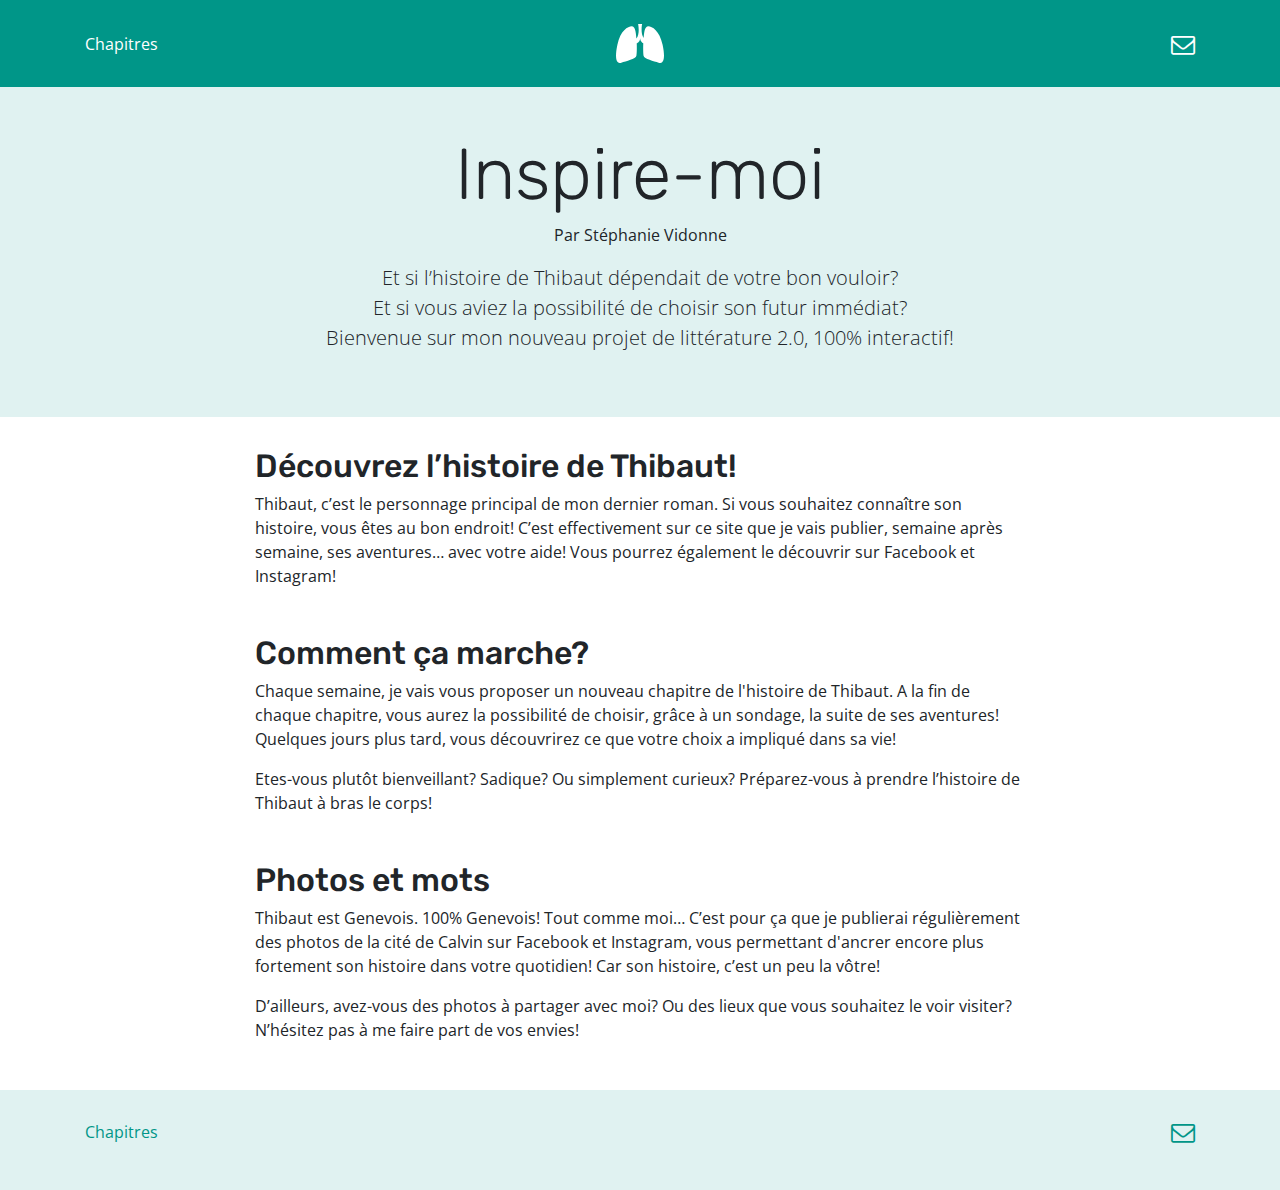
<file: index.html>
<!DOCTYPE html>
<html lang="fr">
  <head>
    <!-- Required meta tags -->
    <meta charset="utf-8">
    <meta name="author" content="Stéphanie Vidonne">
    <meta name="viewport" content="width=device-width, initial-scale=1, shrink-to-fit=no">
    <title>Inspire-moi</title>

    <!-- Bootstrap CSS -->
    <link rel="alternate" href="#" hreflang="fr-fr" />
    <link rel="alternate" href="#" hreflang="fr-ch" />
    <link rel="stylesheet" href="font-awesome-4.7.0/css/font-awesome.min.css">
    <link href="https://fonts.googleapis.com/css?family=Open+Sans:400,700|Rubik:700,900" rel="stylesheet">
    <link rel="stylesheet" href="styles/css/app.css">
    <script>
      (function(i,s,o,g,r,a,m){i['GoogleAnalyticsObject']=r;i[r]=i[r]||function(){
      (i[r].q=i[r].q||[]).push(arguments)},i[r].l=1*new Date();a=s.createElement(o),
      m=s.getElementsByTagName(o)[0];a.async=1;a.src=g;m.parentNode.insertBefore(a,m)
      })(window,document,'script','https://www.google-analytics.com/analytics.js','ga');

      ga('create', 'UA-98415182-1', 'auto');
      ga('send', 'pageview');

    </script>
  </head>
  <body>
    <header class="bg-primary py-4">
      <div class="container">
        <div class="d-flex flex-column align-items-center flex-lg-row  justify-content-lg-between">
          <div class="order-lg-2 d-flex justify-content-center third mb-3 mb-lg-0">
            <a href="http://inspire-moi.ch/"><img src="img/lungs.svg" class="logo"></a>
          </div>
          <nav class="d-flex third">
            <ul class="d-flex flex-wrap justify-content-center mb-lg-0">
<!--               <li class="mx-3 ml-lg-0">
                <a href="http://inspire-moi.ch/" alt="Concept">Sa vie dans vos mains</a>
              </li> -->
              <li class="mx-3 ml-lg-0">
                <a href="chapitres.html" alt="Chapitres">Chapitres</a>
              </li>
            </ul>
          </nav>
          <nav class="order-lg-2 d-flex justify-content-lg-end third">
            <ul class="d-flex flex-wrap justify-content-center social-items mb-0">
              <li class="mx-3 mr-lg-0">
                <a href="mailto:stef@vidonne.me?subject=Inspire-moi" alt="Email">
                  <i class="fa fa-envelope-o"></i>
                </a>
              </li>
<!--               <li class="mx-3">
                <a href="#" target="_blank" alt="Facebook">
                  <i class="fa fa-facebook"></i>
                </a>
              </li>
              <li class="mx-3">
                <a href="#" target="_blank" alt="Instagram">
                  <i class="fa fa-instagram"></i>
                </a>
              </li>
              <li class="mx-3 mr-lg-0">
                <a href="#" target="_blank" alt="Twitter">
                  <i class="fa fa-twitter"></i>
                </a>
              </li> -->
            </ul>
          </nav>
        </div>
      </div>
    </header>
    <main>
      <section class="mb-3 py-5 bg-light">
        <div class="container container-narrow text-center">
          <h1 class="display-3">Inspire-moi</h1>
          <p>Par Stéphanie Vidonne</p>
          <p class="lead">Et si l’histoire de Thibaut dépendait de votre bon vouloir?<br>
          Et si vous aviez la possibilité de choisir son futur immédiat?<br>
          Bienvenue sur mon nouveau projet de littérature 2.0, 100% interactif!</p>
        </div>
      </section>
      <section class="mb-3 py-3">
        <div class="container container-narrow">
          <h2>Découvrez l’histoire de Thibaut!</h2>
          <p>Thibaut, c’est le personnage principal de mon dernier roman. Si vous souhaitez connaître son histoire, vous êtes au bon endroit! C’est effectivement sur ce site que je vais publier, semaine après semaine, ses aventures… avec votre aide! Vous pourrez également le découvrir sur Facebook et Instagram!</p>
      </section>
      <section class="mb-3 pb-3">
        <div class="container container-narrow">
          <h2>Comment ça marche?</h2>
          <p>Chaque semaine, je vais vous proposer un nouveau chapitre de l'histoire de Thibaut. A la fin de chaque chapitre, vous aurez la possibilité de choisir, grâce à un sondage, la suite de ses aventures! Quelques jours plus tard, vous découvrirez ce que votre choix a impliqué dans sa vie!</p>
          <p>Etes-vous plutôt bienveillant? Sadique? Ou simplement curieux? Préparez-vous à prendre l’histoire de Thibaut à bras le corps!</p>
        </div>
      </section>
      <section class="mb-3 pb-3">
        <div class="container container-narrow">
          <h2>Photos et mots</h2>
          <p>Thibaut est Genevois. 100% Genevois! Tout comme moi… C’est pour ça que je publierai régulièrement des photos de la cité de Calvin sur Facebook et Instagram, vous permettant d'ancrer encore plus fortement son histoire dans votre quotidien! Car son histoire, c’est un peu la vôtre!</p>
          <p>D’ailleurs, avez-vous des photos à partager avec moi? Ou des lieux que vous souhaitez le voir visiter? N’hésitez pas à me faire part de vos envies!</p>
        </div>
      </section>
    </main>
    <footer class="bg-light py-4">
      <div class="container">
        <div class="d-flex flex-column align-items-center flex-lg-row  justify-content-lg-between">
          <nav class="d-flex">
            <ul class="d-flex flex-wrap justify-content-center">
<!--               <li class="mx-3 ml-lg-0">
                <a href="http://inspire-moi.ch/" alt="Concept">Sa vie dans vos mains</a>
              </li> -->
              <li class="mx-3 ml-lg-0">
                <a href="chapitres.html" alt="Chapitres">Chapitres</a>
              </li>
            </ul>
          </nav>
          <nav class="d-flex">
            <ul class="d-flex flex-wrap justify-content-center social-items mb-0 mb-lg-3">
              <li class="mx-3 mr-lg-0">
                <a href="mailto:stef@vidonne.me?subject=Inspire-moi" alt="Email">
                  <i class="fa fa-envelope-o"></i>
                </a>
              </li>
<!--               <li class="mx-3">
                <a href="#" target="_blank" alt="Facebook">
                  <i class="fa fa-facebook"></i>
                </a>
              </li>
              <li class="mx-3">
                <a href="#" target="_blank" alt="Instagram">
                  <i class="fa fa-instagram"></i>
                </a>
              </li>
              <li class="mx-3 mr-lg-0">
                <a href="#" target="_blank" alt="Twitter">
                  <i class="fa fa-twitter"></i>
                </a>
              </li> -->
            </ul>
          </nav>
        </div>
      </div>
    </footer>
    <!-- jQuery first, then Poppers, then Bootstrap JS. -->
    <script src="bower_components/jquery/dist/jquery.min.js"></script>
    <script src="bower_components/popper.js/dist/popper.min.js"></script>
    <script src="bower_components/bootstrap/dist/js/bootstrap.min.js"></script>
  </body>
</html>
</file>
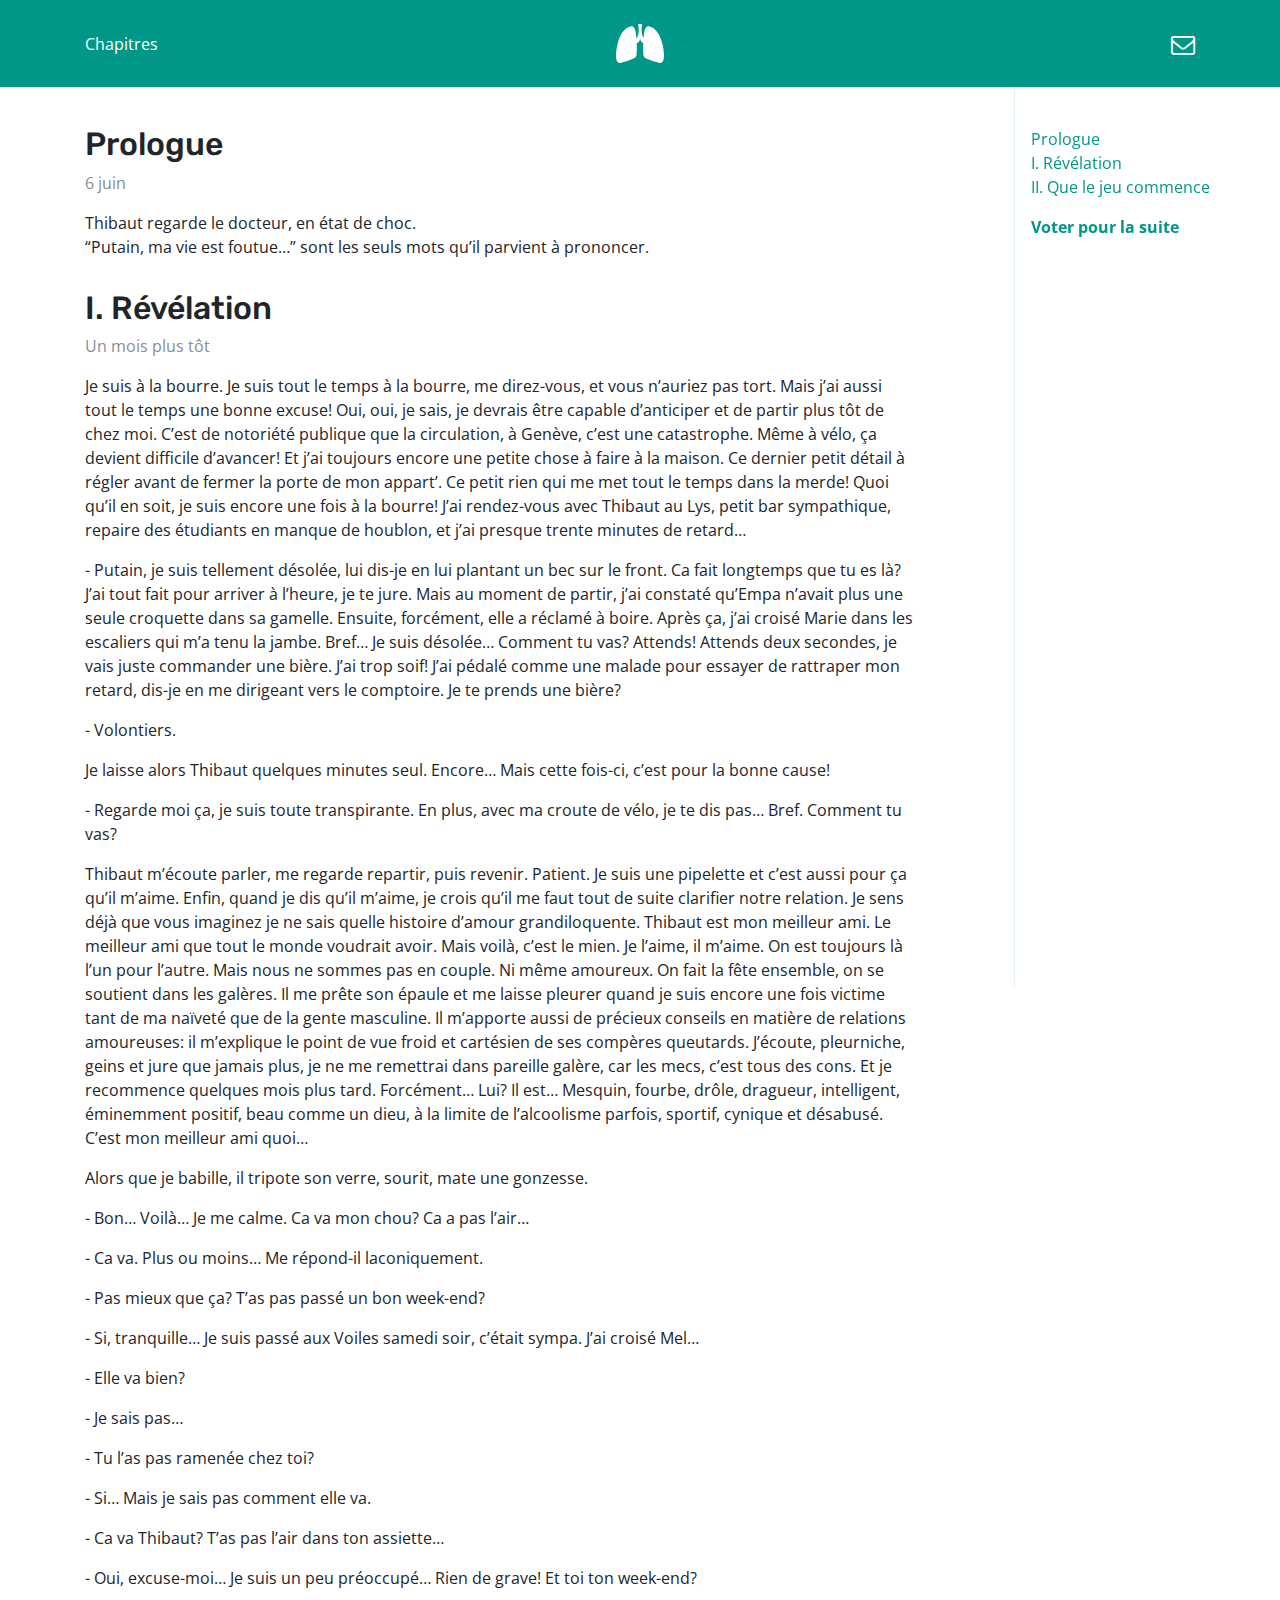
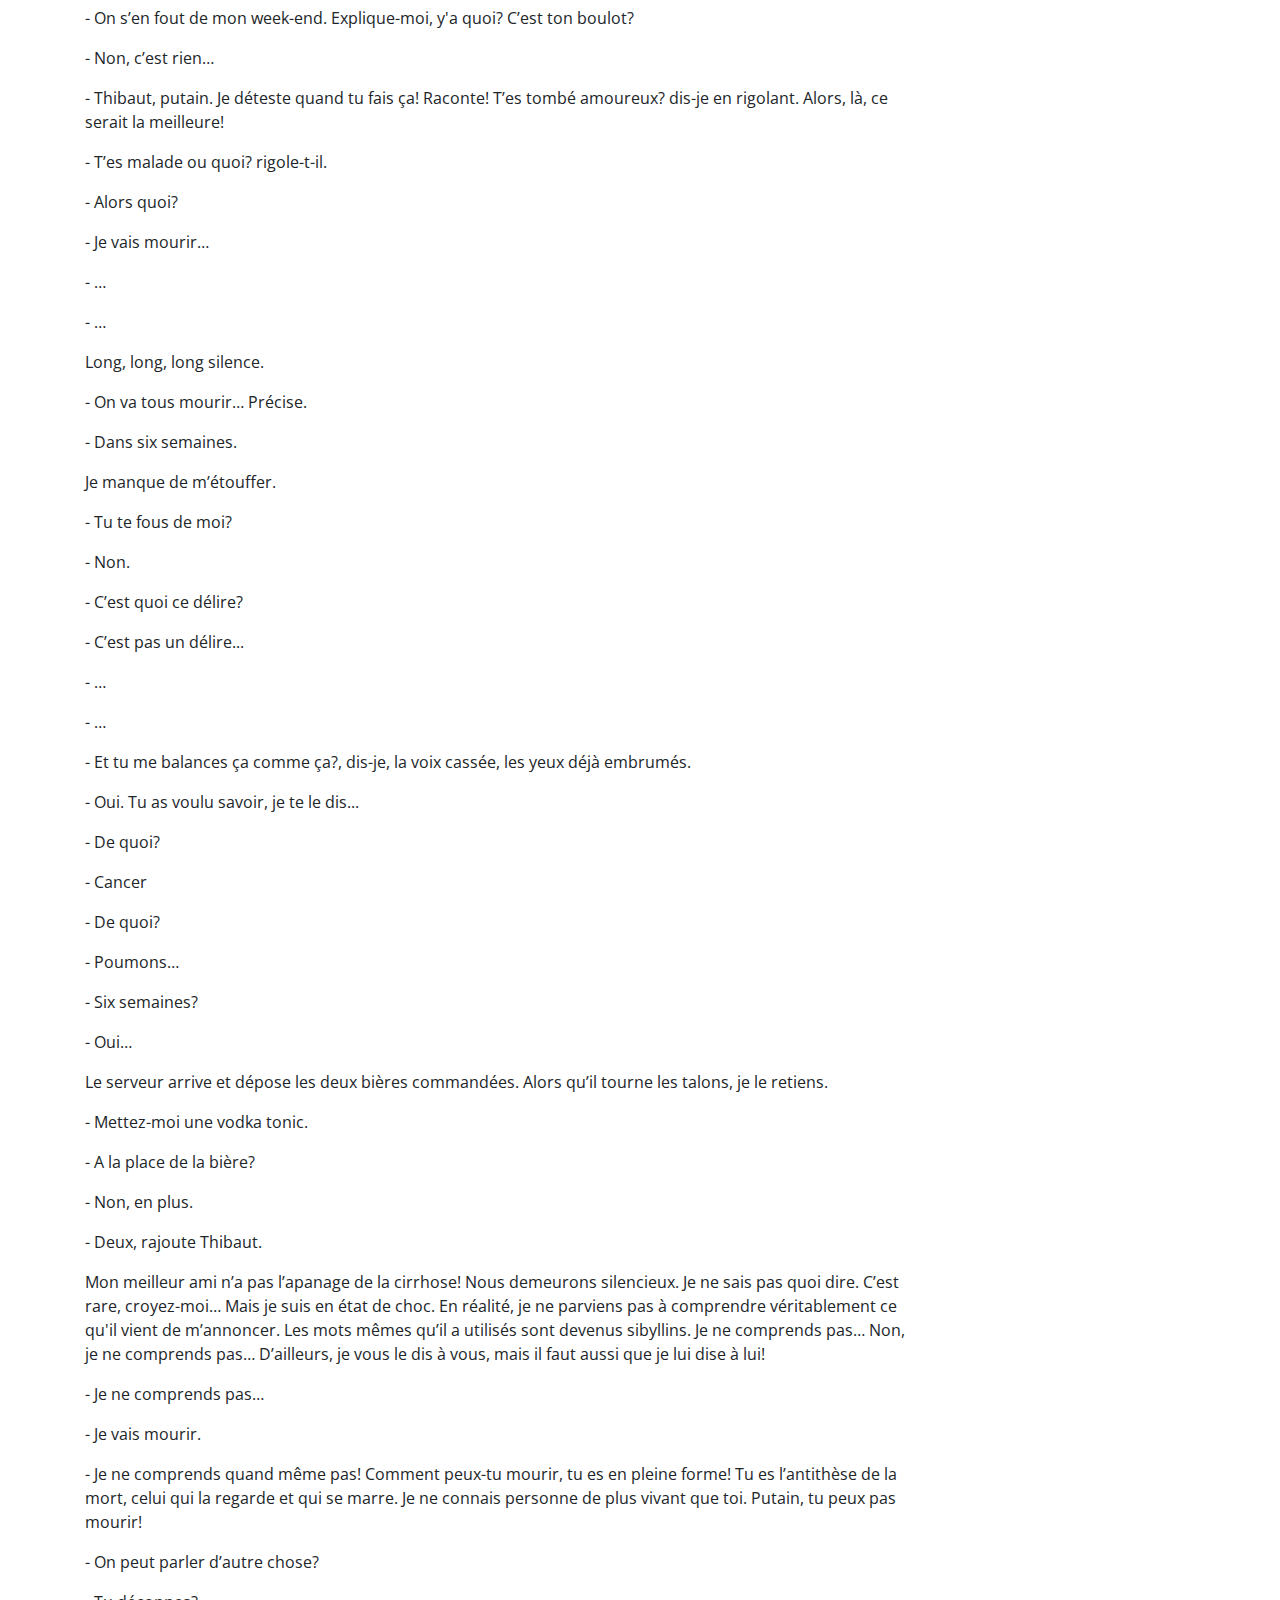
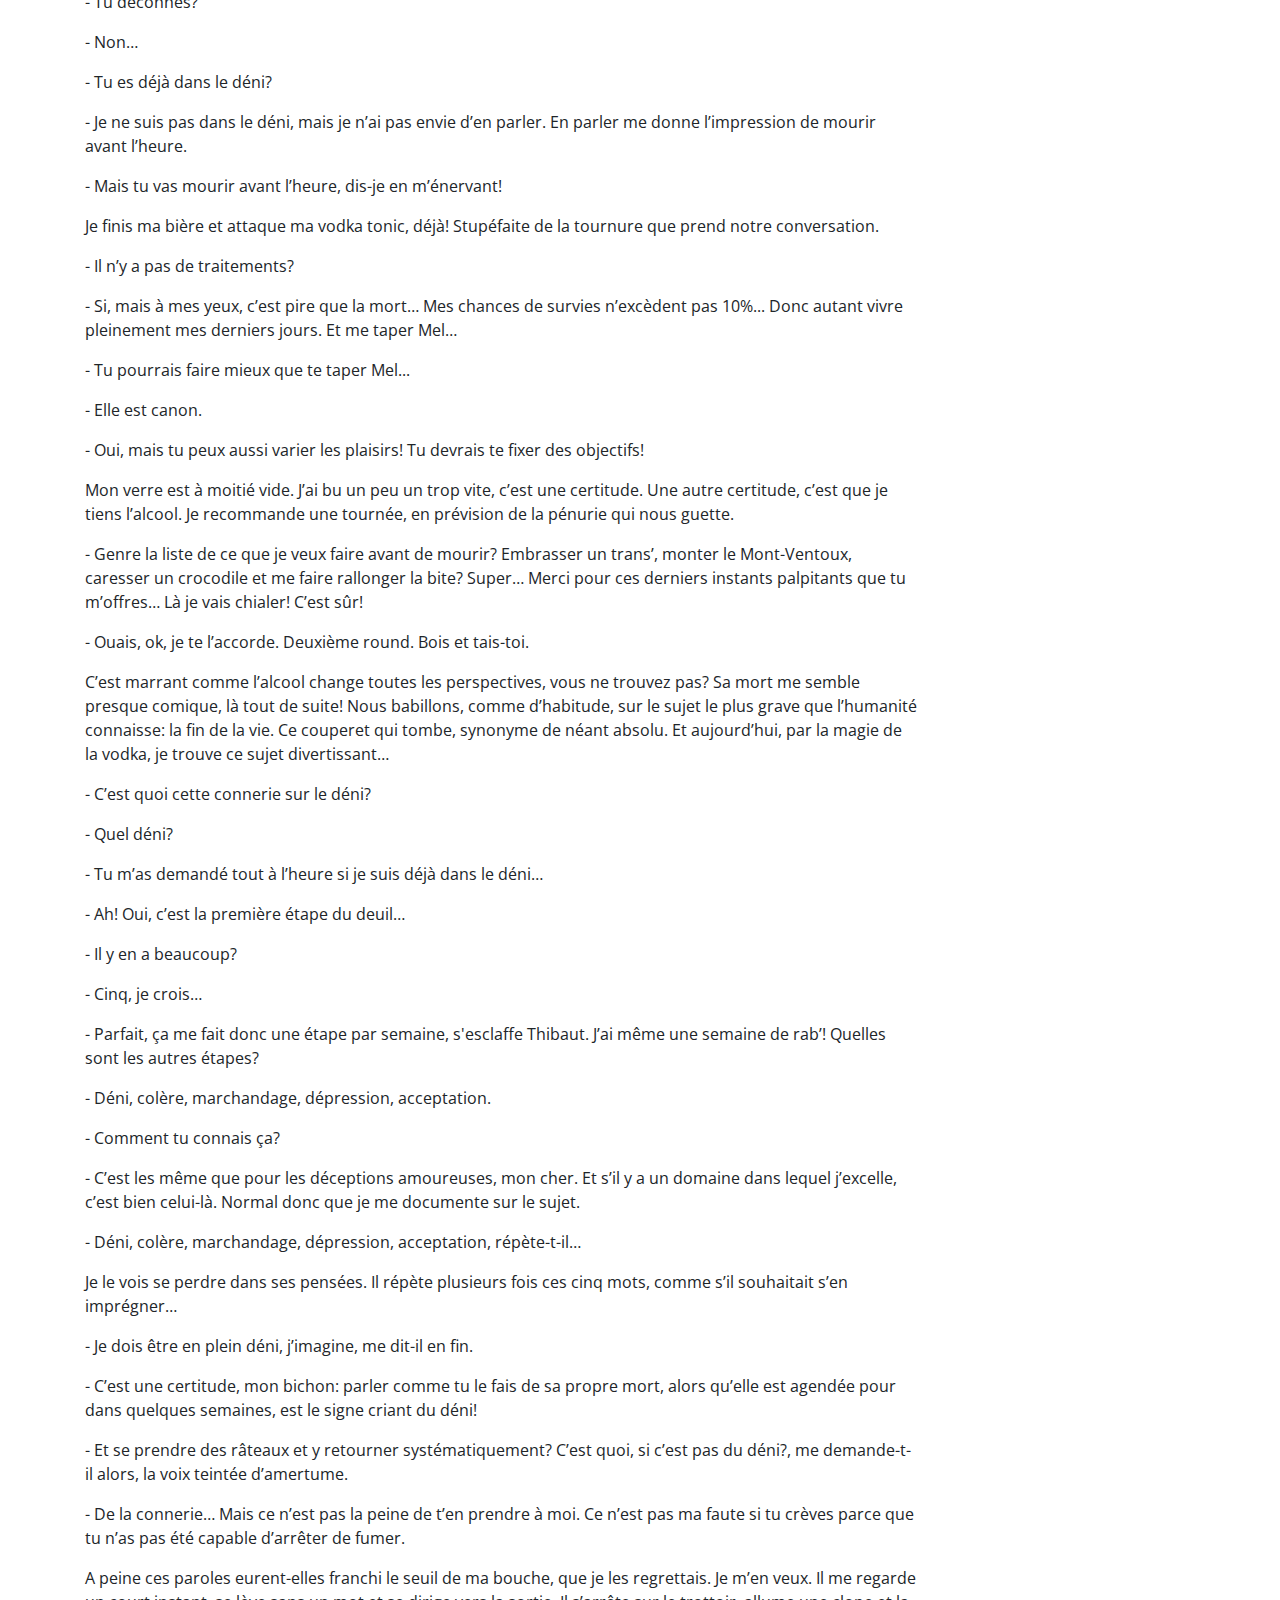
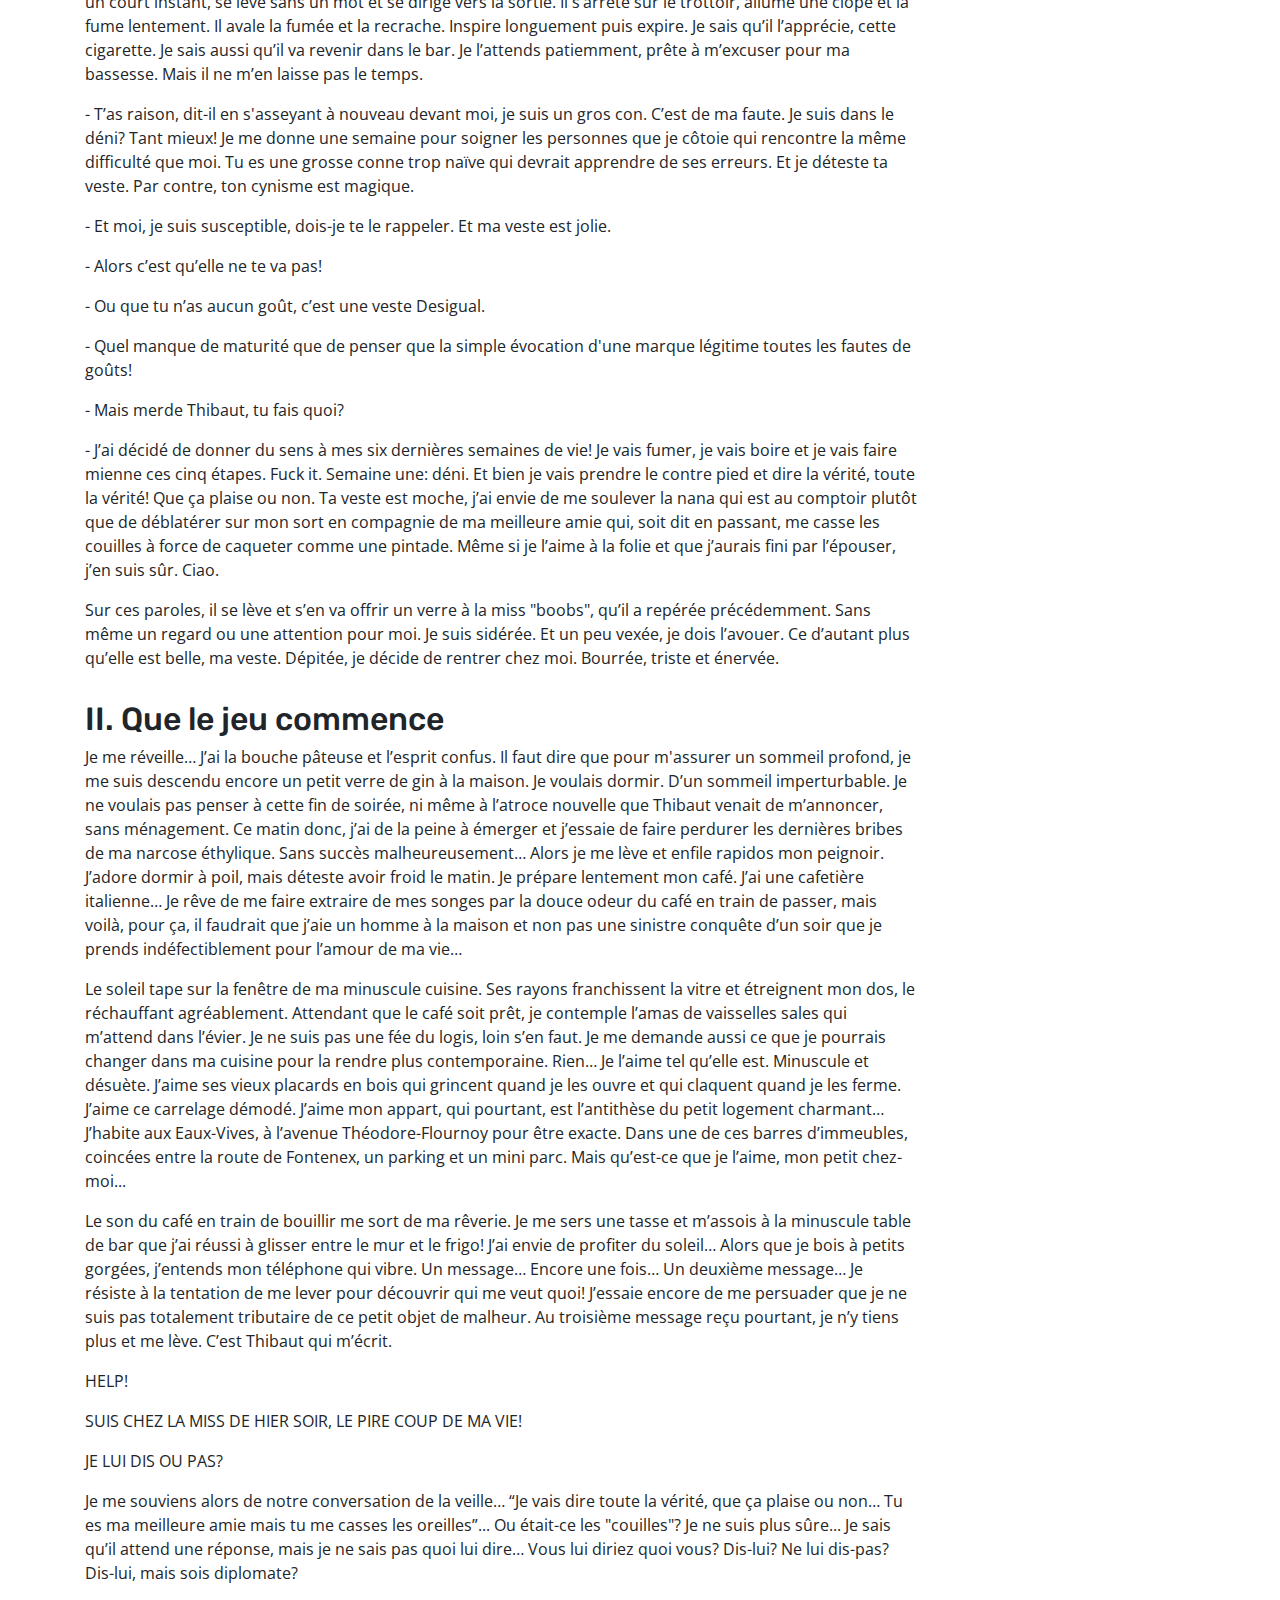
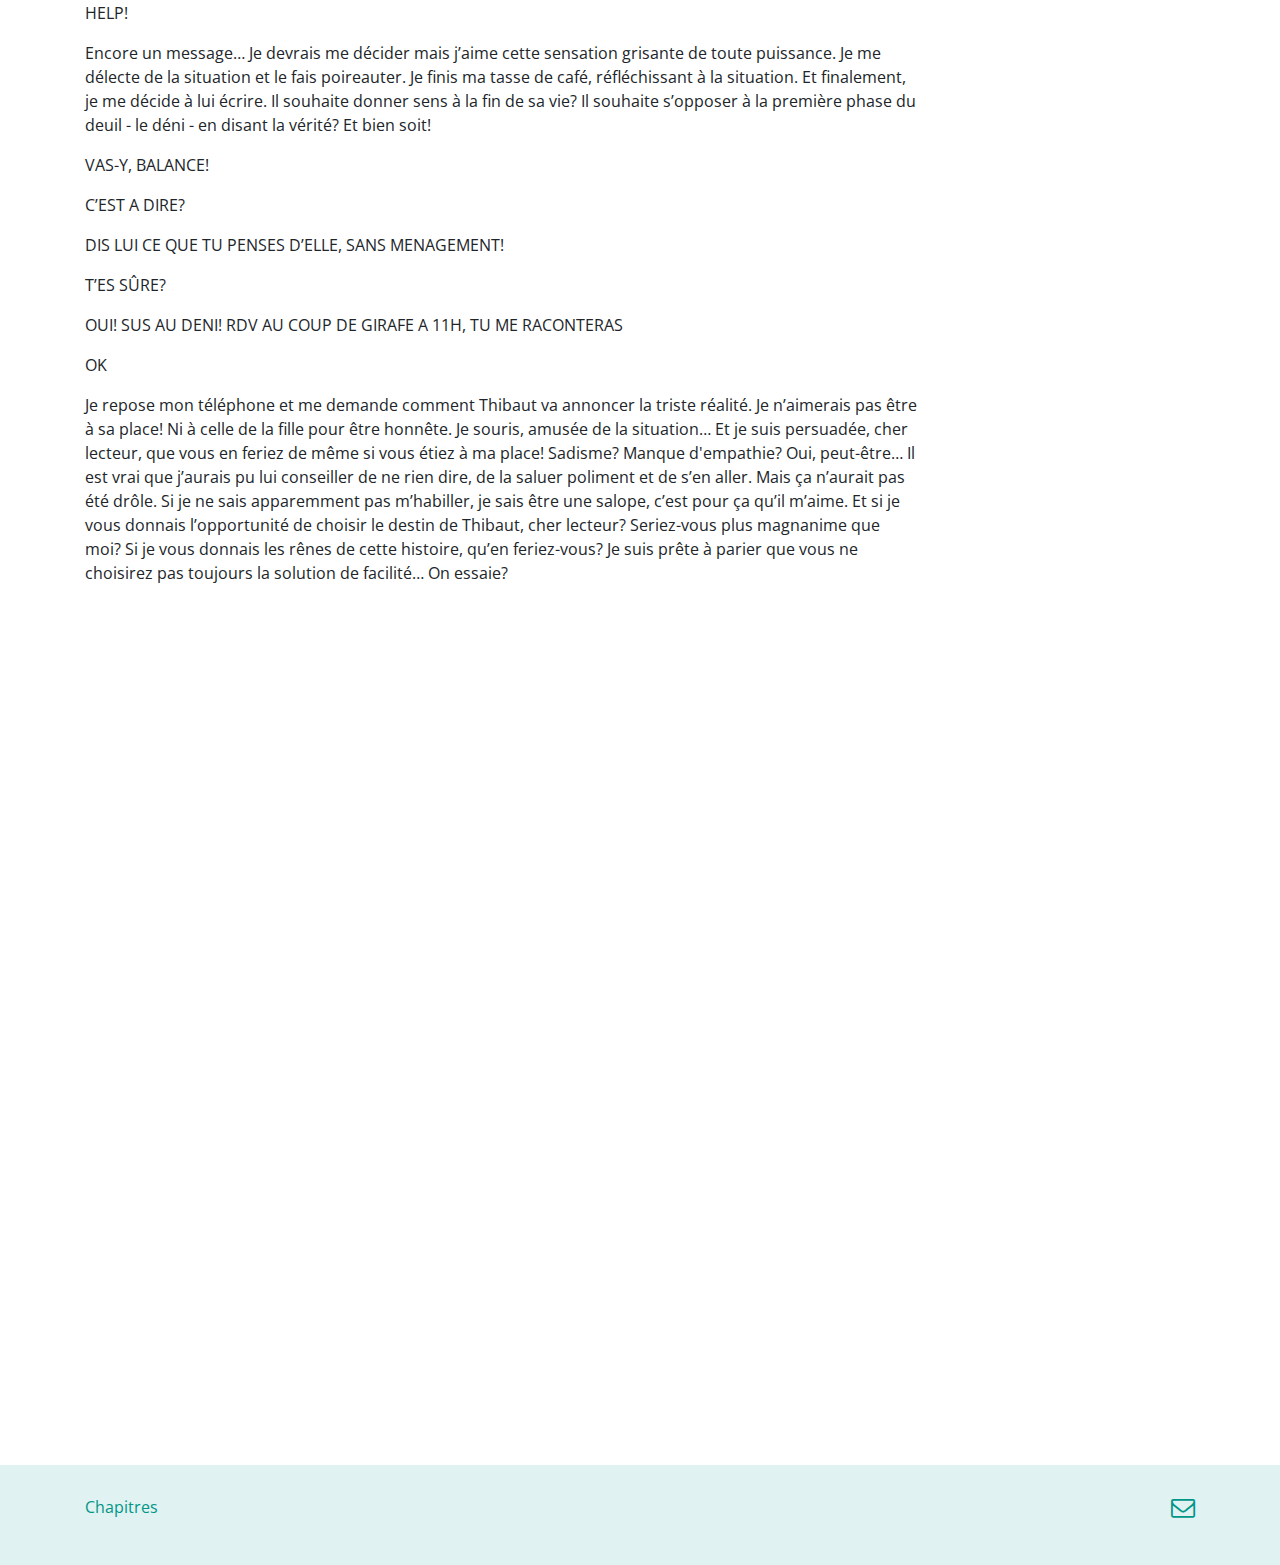
<file: chapitres.html>
<!DOCTYPE html>
<html lang="fr">
  <head>
    <!-- Required meta tags -->
    <meta charset="utf-8">
    <meta name="author" content="Stéphanie Vidonne">
    <meta name="viewport" content="width=device-width, initial-scale=1, shrink-to-fit=no">
    <title>Inspire-moi</title>

    <!-- Bootstrap CSS -->
    <link rel="alternate" href="#" hreflang="fr-fr" />
    <link rel="alternate" href="#" hreflang="fr-ch" />
    <link rel="stylesheet" href="font-awesome-4.7.0/css/font-awesome.min.css">
    <link href="https://fonts.googleapis.com/css?family=Open+Sans:400,700|Rubik:700,900" rel="stylesheet">
    <link rel="stylesheet" href="styles/css/app.css">
    <script>
      (function(i,s,o,g,r,a,m){i['GoogleAnalyticsObject']=r;i[r]=i[r]||function(){
      (i[r].q=i[r].q||[]).push(arguments)},i[r].l=1*new Date();a=s.createElement(o),
      m=s.getElementsByTagName(o)[0];a.async=1;a.src=g;m.parentNode.insertBefore(a,m)
      })(window,document,'script','https://www.google-analytics.com/analytics.js','ga');

      ga('create', 'UA-98415182-1', 'auto');
      ga('send', 'pageview');

    </script>
  </head>
  <body>
    <header class="bg-primary py-4">
      <div class="container">
        <div class="d-flex flex-column align-items-center flex-lg-row  justify-content-lg-between">
          <div class="order-lg-2 d-flex justify-content-center third mb-3 mb-lg-0">
            <a href="http://inspire-moi.ch/"><img src="img/lungs.svg" class="logo"></a>
          </div>
          <nav class="d-flex third">
            <ul class="d-flex flex-wrap justify-content-center mb-lg-0">
<!--               <li class="mx-3 ml-lg-0">
                <a href="http://inspire-moi.ch/" alt="Concept">Sa vie dans vos mains</a>
              </li> -->
              <li class="mx-3 ml-lg-0">
                <a href="chapitres.html" alt="Chapitres">Chapitres</a>
              </li>
            </ul>
          </nav>
          <nav class="order-lg-2 d-flex justify-content-lg-end third">
            <ul class="d-flex flex-wrap justify-content-center social-items mb-0">
              <li class="mx-3 mr-lg-0">
                <a href="mailto:stef@vidonne.me?subject=Inspire-moi" alt="Email">
                  <i class="fa fa-envelope-o"></i>
                </a>
              </li>
<!--               <li class="mx-3">
                <a href="#" target="_blank" alt="Facebook">
                  <i class="fa fa-facebook"></i>
                </a>
              </li>
              <li class="mx-3">
                <a href="#" target="_blank" alt="Instagram">
                  <i class="fa fa-instagram"></i>
                </a>
              </li>
              <li class="mx-3 mr-lg-0">
                <a href="#" target="_blank" alt="Twitter">
                  <i class="fa fa-twitter"></i>
                </a>
              </li> -->
            </ul>
          </nav>
        </div>
      </div>
    </header>
    <div class="container d-flex justify-content-center justify-content-lg-start">
      <main class="mr-lg-5 pt-4 main">
        <section class="mb-3 pt-3" id="prologue">
          <h2>Prologue</h2>
          <p class="text-secondary">6 juin</p>
          <p>Thibaut regarde le docteur, en état de choc.<br>
          “Putain, ma vie est foutue…” sont les seuls mots qu’il parvient à prononcer.</p>
        </section>
        <section class="mb-3 pt-3" id="revelation">
          <h2>I. Révélation</h2>
          <p class="text-secondary">Un mois plus tôt</p>
          <p>Je suis à la bourre. Je suis tout le temps à la bourre, me direz-vous, et vous n’auriez pas tort. Mais j’ai aussi tout le temps une bonne excuse! Oui, oui, je sais, je devrais être capable d’anticiper et de partir plus tôt de chez moi. C’est de notoriété publique que la circulation, à Genève, c’est une catastrophe. Même à vélo, ça devient difficile d’avancer! Et j’ai toujours encore une petite chose à faire à la maison. Ce dernier petit détail à régler avant de fermer la porte de mon appart’. Ce petit rien qui me met tout le temps dans la merde! Quoi qu’il en soit, je suis encore une fois à la bourre! J’ai rendez-vous avec Thibaut au Lys, petit bar sympathique, repaire des étudiants en manque de houblon, et j’ai presque trente minutes de retard…</p>
          <p>- Putain, je suis tellement désolée, lui dis-je en lui plantant un bec sur le front. Ca fait longtemps que tu es là? J’ai tout fait pour arriver à l’heure, je te jure. Mais au moment de partir, j’ai constaté qu’Empa n’avait plus une seule croquette dans sa gamelle. Ensuite, forcément, elle a réclamé à boire. Après ça, j’ai croisé Marie dans les escaliers qui m’a tenu la jambe. Bref… Je suis désolée… Comment tu vas? Attends! Attends deux secondes, je vais juste commander une bière. J’ai trop soif! J’ai pédalé comme une malade pour essayer de rattraper mon retard, dis-je en me dirigeant vers le comptoire. Je te prends une bière? </p>
          <p>- Volontiers. </p>
          <p>Je laisse alors Thibaut quelques minutes seul. Encore… Mais cette fois-ci, c’est pour la bonne cause!</p>
          <p>- Regarde moi ça, je suis toute transpirante. En plus, avec ma croute de vélo, je te dis pas… Bref. Comment tu vas?  </p>
          <p>Thibaut m’écoute parler, me regarde repartir, puis revenir. Patient. Je suis une pipelette et c’est aussi pour ça qu’il m’aime. Enfin, quand je dis qu’il m’aime, je crois qu’il me faut tout de suite clarifier notre relation. Je sens déjà que vous imaginez je ne sais quelle histoire d’amour grandiloquente. Thibaut est mon meilleur ami. Le meilleur ami que tout le monde voudrait avoir. Mais voilà, c’est le mien. Je l’aime, il m’aime. On est toujours là l’un pour l’autre. Mais nous ne sommes pas en couple. Ni même amoureux. On fait la fête ensemble, on se soutient dans les galères. Il me prête son épaule et me laisse pleurer quand je suis encore une fois victime tant de ma naïveté que de la gente masculine. Il m’apporte aussi de précieux conseils en matière de relations amoureuses: il m’explique le point de vue froid et cartésien de ses compères queutards. J’écoute, pleurniche, geins et jure que jamais plus, je ne me remettrai dans pareille galère, car les mecs, c’est tous des cons. Et je recommence quelques mois plus tard. Forcément… Lui? Il est… Mesquin, fourbe, drôle, dragueur, intelligent, éminemment positif, beau comme un dieu, à la limite de l’alcoolisme parfois, sportif, cynique et désabusé. C’est mon meilleur ami quoi…</p>
          <p>Alors que je babille, il tripote son verre, sourit, mate une gonzesse.</p>
          <p>- Bon… Voilà… Je me calme. Ca va mon chou? Ca a pas l’air… </p>
          <p>- Ca va. Plus ou moins… Me répond-il laconiquement. </p>
          <p>- Pas mieux que ça? T’as pas passé un bon week-end? </p>
          <p>- Si, tranquille… Je suis passé aux Voiles samedi soir, c’était sympa. J’ai croisé Mel…</p>
          <p>- Elle va bien? </p>
          <p>- Je sais pas…  </p>
          <p>- Tu l’as pas ramenée chez toi? </p>
          <p>- Si… Mais je sais pas comment elle va. </p>
          <p>- Ca va Thibaut? T’as pas l’air dans ton assiette… </p>
          <p>- Oui, excuse-moi… Je suis un peu préoccupé… Rien de grave! Et toi ton week-end? </p>
          <p>- On s’en fout de mon week-end. Explique-moi, y'a quoi? C’est ton boulot? </p>
          <p>- Non, c’est rien… </p>
          <p>- Thibaut, putain. Je déteste quand tu fais ça! Raconte! T’es tombé amoureux? dis-je en rigolant. Alors, là, ce serait la meilleure! </p>
          <p>- T’es malade ou quoi? rigole-t-il. </p>
          <p>- Alors quoi? </p>
          <p>- Je vais mourir… </p>
          <p>- … </p>
          <p>- … </p>
          <p>Long, long, long silence.</p>
          <p>- On va tous mourir… Précise. </p>
          <p>- Dans six semaines. </p>
          <p>Je manque de m’étouffer.</p>
          <p>- Tu te fous de moi? </p>
          <p>- Non. </p>
          <p>- C’est quoi ce délire? </p>
          <p>- C’est pas un délire... </p>
          <p>- … </p>
          <p>- … </p>
          <p>- Et tu me balances ça comme ça?, dis-je, la voix cassée, les yeux déjà embrumés. </p>
          <p>- Oui. Tu as voulu savoir, je te le dis... </p>
          <p>- De quoi? </p>
          <p>- Cancer </p>
          <p>- De quoi? </p>
          <p>- Poumons… </p>
          <p>- Six semaines? </p>
          <p>- Oui… </p>
          <p>Le serveur arrive et dépose les deux bières commandées. Alors qu’il tourne les talons, je le retiens.</p>
          <p>- Mettez-moi une vodka tonic. </p>
          <p>- A la place de la bière? </p>
          <p>- Non, en plus. </p>
          <p>- Deux, rajoute Thibaut. </p>
          <p>Mon meilleur ami n’a pas l’apanage de la cirrhose! Nous demeurons silencieux. Je ne sais pas quoi dire. C’est rare, croyez-moi… Mais je suis en état de choc. En réalité, je ne parviens pas à comprendre véritablement ce qu'il vient de m’annoncer. Les mots mêmes qu’il a utilisés sont devenus sibyllins. Je ne comprends pas… Non, je ne comprends pas… D’ailleurs, je vous le dis à vous, mais il faut aussi que je lui dise à lui!</p>
          <p>- Je ne comprends pas… </p>
          <p>- Je vais mourir. </p>
          <p>- Je ne comprends quand même pas! Comment peux-tu mourir, tu es en pleine forme! Tu es l’antithèse de la mort, celui qui la regarde et qui se marre. Je ne connais personne de plus vivant que toi. Putain, tu peux pas mourir! </p>
          <p>- On peut parler d’autre chose? </p>
          <p>- Tu déconnes? </p>
          <p>- Non… </p>
          <p>- Tu es déjà dans le déni? </p>
          <p>- Je ne suis pas dans le déni, mais je n’ai pas envie d’en parler. En parler me donne l’impression de mourir avant l’heure. </p>
          <p>- Mais tu vas mourir avant l’heure, dis-je en m’énervant! </p>
          <p>Je finis ma bière et attaque ma vodka tonic, déjà! Stupéfaite de la tournure que prend notre conversation.</p>
          <p>- Il n’y a pas de traitements? </p>
          <p>- Si, mais à mes yeux, c’est pire que la mort… Mes chances de survies n’excèdent pas 10%... Donc autant vivre pleinement mes derniers jours. Et me taper Mel… </p>
          <p>- Tu pourrais faire mieux que te taper Mel... </p>
          <p>- Elle est canon. </p>
          <p>- Oui, mais tu peux aussi varier les plaisirs! Tu devrais te fixer des objectifs!  </p>
          <p>Mon verre est à moitié vide. J’ai bu un peu un trop vite, c’est une certitude. Une autre certitude, c’est que je tiens l’alcool. Je recommande une tournée, en prévision de la pénurie qui nous guette.</p>
          <p>- Genre la liste de ce que je veux faire avant de mourir? Embrasser un trans’, monter le Mont-Ventoux, caresser un crocodile et me faire rallonger la bite? Super… Merci pour ces derniers instants palpitants que tu m’offres… Là je vais chialer! C’est sûr! </p>
          <p>- Ouais, ok, je te l’accorde. Deuxième round. Bois et tais-toi. </p>
          <p>C’est marrant comme l’alcool change toutes les perspectives, vous ne trouvez pas? Sa mort me semble presque comique, là tout de suite! Nous babillons, comme d’habitude, sur le sujet le plus grave que l’humanité connaisse: la fin de la vie. Ce couperet qui tombe, synonyme de néant absolu. Et aujourd’hui, par la magie de la vodka, je trouve ce sujet divertissant…</p>
          <p>- C’est quoi cette connerie sur le déni? </p>
          <p>- Quel déni? </p>
          <p>- Tu m’as demandé tout à l’heure si je suis déjà dans le déni… </p>
          <p>- Ah! Oui, c’est la première étape du deuil… </p>
          <p>- Il y en a beaucoup? </p>
          <p>- Cinq, je crois… </p>
          <p>- Parfait, ça me fait donc une étape par semaine, s'esclaffe Thibaut. J’ai même une semaine de rab’! Quelles sont les autres étapes? </p>
          <p>- Déni, colère, marchandage, dépression, acceptation. </p>
          <p>- Comment tu connais ça? </p>
          <p>- C’est les même que pour les déceptions amoureuses, mon cher. Et s’il y a un domaine dans lequel j’excelle, c’est bien celui-là. Normal donc que je me documente sur le sujet. </p>
          <p>- Déni, colère, marchandage, dépression, acceptation, répète-t-il…  </p>
          <p>Je le vois se perdre dans ses pensées. Il répète plusieurs fois ces cinq mots, comme s’il souhaitait s’en imprégner… </p>
          <p>- Je dois être en plein déni, j’imagine, me dit-il en fin. </p>
          <p>- C’est une certitude, mon bichon: parler comme tu le fais de sa propre mort, alors qu’elle est agendée pour dans quelques semaines, est le signe criant du déni! </p>
          <p>- Et se prendre des râteaux et y retourner systématiquement? C’est quoi, si c’est pas du déni?, me demande-t-il alors, la voix teintée d’amertume. </p>
          <p>- De la connerie… Mais ce n’est pas la peine de t’en prendre à moi. Ce n’est pas ma faute si tu crèves parce que tu n’as pas été capable d’arrêter de fumer. </p>
          <p>A peine ces paroles eurent-elles franchi le seuil de ma bouche, que je les regrettais. Je m’en veux. Il me regarde un court instant, se lève sans un mot et se dirige vers la sortie. Il s’arrête sur le trottoir, allume une clope et la fume lentement. Il avale la fumée et la recrache. Inspire longuement puis expire. Je sais qu’il l’apprécie, cette cigarette. Je sais aussi qu’il va revenir dans le bar. Je l’attends patiemment, prête à m’excuser pour ma bassesse. Mais il ne m’en laisse pas le temps.</p>
          <p>- T’as raison, dit-il en s'asseyant à nouveau devant moi, je suis un gros con. C’est de ma faute. Je suis dans le déni? Tant mieux! Je me donne une semaine pour soigner les personnes que je côtoie qui rencontre la même difficulté que moi. Tu es une grosse conne trop naïve qui devrait apprendre de ses erreurs. Et je déteste ta veste. Par contre, ton cynisme est magique. </p>
          <p>- Et moi, je suis susceptible, dois-je te le rappeler. Et ma veste est jolie. </p>
          <p>- Alors c’est qu’elle ne te va pas! </p>
          <p>- Ou que tu n’as aucun goût, c’est une veste Desigual. </p>
          <p>- Quel manque de maturité que de penser que la simple évocation d'une marque légitime toutes les fautes de goûts!  </p>
          <p>- Mais merde Thibaut, tu fais quoi? </p>
          <p>- J’ai décidé de donner du sens à mes six dernières semaines de vie! Je vais fumer, je vais boire et je vais faire mienne ces cinq étapes. Fuck it. Semaine une: déni. Et bien je vais prendre le contre pied et dire la vérité, toute la vérité! Que ça plaise ou non. Ta veste est moche, j’ai envie de me soulever la nana qui est au comptoir plutôt que de déblatérer sur mon sort en compagnie de ma meilleure amie qui, soit dit en passant, me casse les couilles à force de caqueter comme une pintade. Même si je l’aime à la folie et que j’aurais fini par l’épouser, j’en suis sûr. Ciao.  </p>
          <p>Sur ces paroles, il se lève et s’en va offrir un verre à la miss "boobs", qu’il a repérée précédemment. Sans même un regard ou une attention pour moi. Je suis sidérée. Et un peu vexée, je dois l’avouer. Ce d’autant plus qu’elle est belle, ma veste. Dépitée, je décide de rentrer chez moi. Bourrée, triste et énervée.</p>
        </section>
        <section class="mb-3 pt-3"  id="quelejeucommence">
          <h2>II. Que le jeu commence</h2>
          <p>Je me réveille… J’ai la bouche pâteuse et l’esprit confus. Il faut dire que pour m'assurer un sommeil profond, je me suis descendu encore un petit verre de gin à la maison. Je voulais dormir. D’un sommeil imperturbable. Je ne voulais pas penser à cette fin de soirée, ni même à l’atroce nouvelle que Thibaut venait de m’annoncer, sans ménagement. Ce matin donc, j’ai de la peine à émerger et j’essaie de faire perdurer les dernières bribes de ma narcose éthylique. Sans succès malheureusement… Alors je me lève et enfile rapidos mon peignoir. J’adore dormir à poil, mais déteste avoir froid le matin. Je prépare lentement mon café. J’ai une cafetière italienne… Je rêve de me faire extraire de mes songes par la douce odeur du café en train de passer, mais voilà, pour ça, il faudrait que j’aie un homme à la maison et non pas une sinistre conquête d’un soir que je prends indéfectiblement pour l’amour de ma vie… </p>
          <p>Le soleil tape sur la fenêtre de ma minuscule cuisine. Ses rayons franchissent la vitre et étreignent mon dos, le réchauffant agréablement. Attendant que le café soit prêt, je contemple l’amas de vaisselles sales qui m’attend dans l’évier. Je ne suis pas une fée du logis, loin s’en faut. Je me demande aussi ce que je pourrais changer dans ma cuisine pour la rendre plus contemporaine. Rien… Je l’aime tel qu’elle est. Minuscule et désuète. J’aime ses vieux placards en bois qui grincent quand je les ouvre et qui claquent quand je les ferme. J’aime ce carrelage démodé. J’aime mon appart, qui pourtant, est l’antithèse du petit logement charmant… J’habite aux Eaux-Vives, à l’avenue Théodore-Flournoy pour être exacte. Dans une de ces barres d’immeubles, coincées entre la route de Fontenex, un parking et un mini parc. Mais qu’est-ce que je l’aime, mon petit chez-moi... </p>
          <p>Le son du café en train de bouillir me sort de ma rêverie. Je me sers une tasse et m’assois à la minuscule table de bar que j’ai réussi à glisser entre le mur et le frigo! J’ai envie de profiter du soleil… Alors que je bois à petits gorgées, j’entends mon téléphone qui vibre. Un message… Encore une fois… Un deuxième message… Je résiste à la tentation de me lever pour découvrir qui me veut quoi! J’essaie encore de me persuader que je ne suis pas totalement tributaire de ce petit objet de malheur. Au troisième message reçu pourtant, je n’y tiens plus et me lève. C’est Thibaut qui m’écrit.</p>
          <p>HELP!</p>
          <p>SUIS CHEZ LA MISS DE HIER SOIR, LE PIRE COUP DE MA VIE!</p>
          <p>JE LUI DIS OU PAS?</p>
          <p>Je me souviens alors de notre conversation de la veille… “Je vais dire toute la vérité, que ça plaise ou non… Tu es ma meilleure amie mais tu me casses les oreilles”... Ou était-ce les "couilles"? Je ne suis plus sûre... Je sais qu’il attend une réponse, mais je ne sais pas quoi lui dire… Vous lui diriez quoi vous? Dis-lui? Ne lui dis-pas? Dis-lui, mais sois diplomate? </p>
          <p>HELP! </p>
          <p>Encore un message… Je devrais me décider mais j’aime cette sensation grisante de toute puissance. Je me délecte de la situation et le fais poireauter. Je finis ma tasse de café, réfléchissant à la situation. Et finalement, je me décide à lui écrire. Il souhaite donner sens à la fin de sa vie? Il souhaite s’opposer à la première phase du deuil - le déni - en disant la vérité? Et bien soit!</p>
          <p>VAS-Y, BALANCE!</p>
          <p>C’EST A DIRE?</p>
          <p>DIS LUI CE QUE TU PENSES D’ELLE, SANS MENAGEMENT!</p>
          <p>T’ES SÛRE?</p>
          <p>OUI! SUS AU DENI! RDV AU COUP DE GIRAFE A 11H, TU ME RACONTERAS</p>
          <p>OK</p>
          <p>Je repose mon téléphone et me demande comment Thibaut va annoncer la triste réalité. Je n’aimerais pas être à sa place! Ni à celle de la fille pour être honnête. Je souris, amusée de la situation… Et je suis persuadée, cher lecteur, que vous en feriez de même si vous étiez à ma place! Sadisme? Manque d'empathie? Oui, peut-être… Il est vrai que j’aurais pu lui conseiller de ne rien dire, de la saluer poliment et de s’en aller. Mais ça n’aurait pas été drôle. Si je ne sais apparemment pas m’habiller, je sais être une salope, c’est pour ça qu’il m’aime. Et si je vous donnais l’opportunité de choisir le destin de Thibaut, cher lecteur? Seriez-vous plus magnanime que moi? Si je vous donnais les rênes de cette histoire, qu’en feriez-vous? Je suis prête à parier que vous ne choisirez pas toujours la solution de facilité… On essaie?</p>
        </section>
        <section class="mb-3 pt-3" id="vote">
          <div class="form-container">
            <iframe src="https://docs.google.com/forms/d/e/1FAIpQLScpx3rGSWg1l5ors3hGDSlNdYKnItM2ivZQvkJd4udmK6XKvA/viewform?embedded=true" width="100%" height="800" frameborder="0" marginheight="0" marginwidth="0">Loading...</iframe>
          </div>
        </section>
      </main>
      <aside class="ml-5 py-4 px-3 d-none d-lg-flex border border-top-0 border-right-0 border-bottom-0 border-light">
        <nav class="pt-3">
          <ul>
            <li>
              <a href="#prologue">Prologue</a>
            </li>
            <li>
              <a href="#revelation">I. Révélation</a>
            </li>
            <li>
              <a href="#quelejeucommence">II. Que le jeu commence</a>
            </li>
            <li class="mt-3">
              <a href="#vote"><strong>Voter pour la suite</strong></a>
            </li>
          </ul>
        </nav>    
      </aside>
    </div>
    <footer class="bg-light py-4">
      <div class="container">
        <div class="d-flex flex-column align-items-center flex-lg-row  justify-content-lg-between">
          <nav class="d-flex">
            <ul class="d-flex flex-wrap justify-content-center">
<!--               <li class="mx-3 ml-lg-0">
                <a href="http://inspire-moi.ch/" alt="Concept">Sa vie dans vos mains</a>
              </li> -->
              <li class="mx-3 ml-lg-0">
                <a href="chapitres.html" alt="Chapitres">Chapitres</a>
              </li>
            </ul>
          </nav>
          <nav class="d-flex">
            <ul class="d-flex flex-wrap justify-content-center social-items mb-0 mb-lg-3">
              <li class="mx-3 mr-lg-0">
                <a href="mailto:stef@vidonne.me?subject=Inspire-moi" alt="Email">
                  <i class="fa fa-envelope-o"></i>
                </a>
              </li>
<!--               <li class="mx-3">
                <a href="#" target="_blank" alt="Facebook">
                  <i class="fa fa-facebook"></i>
                </a>
              </li>
              <li class="mx-3">
                <a href="#" target="_blank" alt="Instagram">
                  <i class="fa fa-instagram"></i>
                </a>
              </li>
              <li class="mx-3 mr-lg-0">
                <a href="#" target="_blank" alt="Twitter">
                  <i class="fa fa-twitter"></i>
                </a>
              </li> -->
            </ul>
          </nav>
        </div>
      </div>
    </footer>

    <!-- jQuery first, then Poppers, then Bootstrap JS. -->
    <script src="bower_components/jquery/dist/jquery.min.js"></script>
    <script src="bower_components/popper.js/dist/popper.min.js"></script>
    <script src="bower_components/bootstrap/dist/js/bootstrap.min.js"></script>
  </body>
</html>
</file>
<file: styles/css/app.css>
@media print {
  *,
  *::before,
  *::after {
    text-shadow: none !important;
    box-shadow: none !important; }

  a,
  a:visited {
    text-decoration: underline; }

  abbr[title]::after {
    content: " (" attr(title) ")"; }

  pre {
    white-space: pre-wrap !important; }

  pre,
  blockquote {
    border: 1px solid #999;
    page-break-inside: avoid; }

  thead {
    display: table-header-group; }

  tr,
  img {
    page-break-inside: avoid; }

  p,
  h2,
  h3 {
    orphans: 3;
    widows: 3; }

  h2,
  h3 {
    page-break-after: avoid; }

  .navbar {
    display: none; }

  .badge {
    border: 1px solid #000; }

  .table {
    border-collapse: collapse !important; }
    .table td,
    .table th {
      background-color: #fff !important; }

  .table-bordered th,
  .table-bordered td {
    border: 1px solid #ddd !important; } }
html {
  box-sizing: border-box;
  font-family: sans-serif;
  line-height: 1.15;
  -webkit-text-size-adjust: 100%;
  -ms-text-size-adjust: 100%;
  -ms-overflow-style: scrollbar;
  -webkit-tap-highlight-color: transparent; }

*,
*::before,
*::after {
  box-sizing: inherit; }

@-ms-viewport {
  width: device-width; }
article, aside, dialog, figcaption, figure, footer, header, hgroup, main, nav, section {
  display: block; }

body {
  margin: 0;
  font-family: -apple-system, BlinkMacSystemFont, "Segoe UI", Roboto, "Helvetica Neue", Arial, sans-serif;
  font-size: 1rem;
  font-weight: normal;
  line-height: 1.5;
  color: #212529;
  background-color: #fff; }

[tabindex="-1"]:focus {
  outline: none !important; }

hr {
  box-sizing: content-box;
  height: 0;
  overflow: visible; }

h1, h2, h3, h4, h5, h6 {
  margin-top: 0;
  margin-bottom: .5rem; }

p {
  margin-top: 0;
  margin-bottom: 1rem; }

abbr[title],
abbr[data-original-title] {
  text-decoration: underline;
  text-decoration: underline dotted;
  cursor: help;
  border-bottom: 0; }

address {
  margin-bottom: 1rem;
  font-style: normal;
  line-height: inherit; }

ol,
ul,
dl {
  margin-top: 0;
  margin-bottom: 1rem; }

ol ol,
ul ul,
ol ul,
ul ol {
  margin-bottom: 0; }

dt {
  font-weight: bold; }

dd {
  margin-bottom: .5rem;
  margin-left: 0; }

blockquote {
  margin: 0 0 1rem; }

dfn {
  font-style: italic; }

b,
strong {
  font-weight: bolder; }

small {
  font-size: 80%; }

sub,
sup {
  position: relative;
  font-size: 75%;
  line-height: 0;
  vertical-align: baseline; }

sub {
  bottom: -.25em; }

sup {
  top: -.5em; }

a {
  color: #009688;
  text-decoration: none;
  background-color: transparent;
  -webkit-text-decoration-skip: objects; }
  a:hover {
    color: #004a43;
    text-decoration: underline; }

a:not([href]):not([tabindex]) {
  color: inherit;
  text-decoration: none; }
  a:not([href]):not([tabindex]):focus, a:not([href]):not([tabindex]):hover {
    color: inherit;
    text-decoration: none; }
  a:not([href]):not([tabindex]):focus {
    outline: 0; }

pre,
code,
kbd,
samp {
  font-family: monospace, monospace;
  font-size: 1em; }

pre {
  margin-top: 0;
  margin-bottom: 1rem;
  overflow: auto; }

figure {
  margin: 0 0 1rem; }

img {
  vertical-align: middle;
  border-style: none; }

svg:not(:root) {
  overflow: hidden; }

a,
area,
button,
[role="button"],
input,
label,
select,
summary,
textarea {
  touch-action: manipulation; }

table {
  border-collapse: collapse; }

caption {
  padding-top: 0.75rem;
  padding-bottom: 0.75rem;
  color: #868e96;
  text-align: left;
  caption-side: bottom; }

th {
  text-align: left; }

label {
  display: inline-block;
  margin-bottom: .5rem; }

button:focus {
  outline: 1px dotted;
  outline: 5px auto -webkit-focus-ring-color; }

input,
button,
select,
optgroup,
textarea {
  margin: 0;
  font-family: inherit;
  font-size: inherit;
  line-height: inherit; }

button,
input {
  overflow: visible; }

button,
select {
  text-transform: none; }

button,
html [type="button"],
[type="reset"],
[type="submit"] {
  -webkit-appearance: button; }

button::-moz-focus-inner,
[type="button"]::-moz-focus-inner,
[type="reset"]::-moz-focus-inner,
[type="submit"]::-moz-focus-inner {
  padding: 0;
  border-style: none; }

input[type="radio"],
input[type="checkbox"] {
  box-sizing: border-box;
  padding: 0; }

input[type="date"],
input[type="time"],
input[type="datetime-local"],
input[type="month"] {
  -webkit-appearance: listbox; }

textarea {
  overflow: auto;
  resize: vertical; }

fieldset {
  min-width: 0;
  padding: 0;
  margin: 0;
  border: 0; }

legend {
  display: block;
  width: 100%;
  max-width: 100%;
  padding: 0;
  margin-bottom: .5rem;
  font-size: 1.5rem;
  line-height: inherit;
  color: inherit;
  white-space: normal; }

progress {
  vertical-align: baseline; }

[type="number"]::-webkit-inner-spin-button,
[type="number"]::-webkit-outer-spin-button {
  height: auto; }

[type="search"] {
  outline-offset: -2px;
  -webkit-appearance: none; }

[type="search"]::-webkit-search-cancel-button,
[type="search"]::-webkit-search-decoration {
  -webkit-appearance: none; }

::-webkit-file-upload-button {
  font: inherit;
  -webkit-appearance: button; }

output {
  display: inline-block; }

summary {
  display: list-item; }

template {
  display: none; }

[hidden] {
  display: none !important; }

h1, h2, h3, h4, h5, h6,
.h1, .h2, .h3, .h4, .h5, .h6 {
  margin-bottom: 0.5rem;
  font-family: inherit;
  font-weight: 500;
  line-height: 1.1;
  color: inherit; }

h1, .h1 {
  font-size: 2.5rem; }

h2, .h2 {
  font-size: 2rem; }

h3, .h3 {
  font-size: 1.75rem; }

h4, .h4 {
  font-size: 1.5rem; }

h5, .h5 {
  font-size: 1.25rem; }

h6, .h6 {
  font-size: 1rem; }

.lead {
  font-size: 1.25rem;
  font-weight: 300; }

.display-1 {
  font-size: 6rem;
  font-weight: 300;
  line-height: 1.1; }

.display-2 {
  font-size: 5.5rem;
  font-weight: 300;
  line-height: 1.1; }

.display-3 {
  font-size: 4.5rem;
  font-weight: 300;
  line-height: 1.1; }

.display-4 {
  font-size: 3.5rem;
  font-weight: 300;
  line-height: 1.1; }

hr {
  margin-top: 1rem;
  margin-bottom: 1rem;
  border: 0;
  border-top: 1px solid rgba(0, 0, 0, 0.1); }

small,
.small {
  font-size: 80%;
  font-weight: normal; }

mark,
.mark {
  padding: 0.2em;
  background-color: #fcf8e3; }

.list-unstyled {
  padding-left: 0;
  list-style: none; }

.list-inline {
  padding-left: 0;
  list-style: none; }

.list-inline-item {
  display: inline-block; }
  .list-inline-item:not(:last-child) {
    margin-right: 5px; }

.initialism {
  font-size: 90%;
  text-transform: uppercase; }

.blockquote {
  margin-bottom: 1rem;
  font-size: 1.25rem; }

.blockquote-footer {
  display: block;
  font-size: 80%;
  color: #868e96; }
  .blockquote-footer::before {
    content: "\2014 \00A0"; }

.container {
  margin-right: auto;
  margin-left: auto;
  padding-right: 15px;
  padding-left: 15px;
  width: 100%; }
  @media (min-width: 576px) {
    .container {
      max-width: 540px; } }
  @media (min-width: 768px) {
    .container {
      max-width: 720px; } }
  @media (min-width: 992px) {
    .container {
      max-width: 960px; } }
  @media (min-width: 1200px) {
    .container {
      max-width: 1140px; } }

.container-fluid {
  width: 100%;
  margin-right: auto;
  margin-left: auto;
  padding-right: 15px;
  padding-left: 15px;
  width: 100%; }

.row {
  display: flex;
  flex-wrap: wrap;
  margin-right: -15px;
  margin-left: -15px; }

.no-gutters {
  margin-right: 0;
  margin-left: 0; }
  .no-gutters > .col,
  .no-gutters > [class*="col-"] {
    padding-right: 0;
    padding-left: 0; }

.col-1, .col-2, .col-3, .col-4, .col-5, .col-6, .col-7, .col-8, .col-9, .col-10, .col-11, .col-12, .col,
.col-auto, .col-sm-1, .col-sm-2, .col-sm-3, .col-sm-4, .col-sm-5, .col-sm-6, .col-sm-7, .col-sm-8, .col-sm-9, .col-sm-10, .col-sm-11, .col-sm-12, .col-sm,
.col-sm-auto, .col-md-1, .col-md-2, .col-md-3, .col-md-4, .col-md-5, .col-md-6, .col-md-7, .col-md-8, .col-md-9, .col-md-10, .col-md-11, .col-md-12, .col-md,
.col-md-auto, .col-lg-1, .col-lg-2, .col-lg-3, .col-lg-4, .col-lg-5, .col-lg-6, .col-lg-7, .col-lg-8, .col-lg-9, .col-lg-10, .col-lg-11, .col-lg-12, .col-lg,
.col-lg-auto, .col-xl-1, .col-xl-2, .col-xl-3, .col-xl-4, .col-xl-5, .col-xl-6, .col-xl-7, .col-xl-8, .col-xl-9, .col-xl-10, .col-xl-11, .col-xl-12, .col-xl,
.col-xl-auto {
  position: relative;
  width: 100%;
  min-height: 1px;
  padding-right: 15px;
  padding-left: 15px; }

.col {
  flex-basis: 0;
  flex-grow: 1;
  max-width: 100%; }

.col-auto {
  flex: 0 0 auto;
  width: auto;
  max-width: none; }

.col-1 {
  flex: 0 0 8.33333%;
  max-width: 8.33333%; }

.col-2 {
  flex: 0 0 16.66667%;
  max-width: 16.66667%; }

.col-3 {
  flex: 0 0 25%;
  max-width: 25%; }

.col-4 {
  flex: 0 0 33.33333%;
  max-width: 33.33333%; }

.col-5 {
  flex: 0 0 41.66667%;
  max-width: 41.66667%; }

.col-6 {
  flex: 0 0 50%;
  max-width: 50%; }

.col-7 {
  flex: 0 0 58.33333%;
  max-width: 58.33333%; }

.col-8 {
  flex: 0 0 66.66667%;
  max-width: 66.66667%; }

.col-9 {
  flex: 0 0 75%;
  max-width: 75%; }

.col-10 {
  flex: 0 0 83.33333%;
  max-width: 83.33333%; }

.col-11 {
  flex: 0 0 91.66667%;
  max-width: 91.66667%; }

.col-12 {
  flex: 0 0 100%;
  max-width: 100%; }

.order-1 {
  order: 1; }

.order-2 {
  order: 2; }

.order-3 {
  order: 3; }

.order-4 {
  order: 4; }

.order-5 {
  order: 5; }

.order-6 {
  order: 6; }

.order-7 {
  order: 7; }

.order-8 {
  order: 8; }

.order-9 {
  order: 9; }

.order-10 {
  order: 10; }

.order-11 {
  order: 11; }

.order-12 {
  order: 12; }

@media (min-width: 576px) {
  .col-sm {
    flex-basis: 0;
    flex-grow: 1;
    max-width: 100%; }

  .col-sm-auto {
    flex: 0 0 auto;
    width: auto;
    max-width: none; }

  .col-sm-1 {
    flex: 0 0 8.33333%;
    max-width: 8.33333%; }

  .col-sm-2 {
    flex: 0 0 16.66667%;
    max-width: 16.66667%; }

  .col-sm-3 {
    flex: 0 0 25%;
    max-width: 25%; }

  .col-sm-4 {
    flex: 0 0 33.33333%;
    max-width: 33.33333%; }

  .col-sm-5 {
    flex: 0 0 41.66667%;
    max-width: 41.66667%; }

  .col-sm-6 {
    flex: 0 0 50%;
    max-width: 50%; }

  .col-sm-7 {
    flex: 0 0 58.33333%;
    max-width: 58.33333%; }

  .col-sm-8 {
    flex: 0 0 66.66667%;
    max-width: 66.66667%; }

  .col-sm-9 {
    flex: 0 0 75%;
    max-width: 75%; }

  .col-sm-10 {
    flex: 0 0 83.33333%;
    max-width: 83.33333%; }

  .col-sm-11 {
    flex: 0 0 91.66667%;
    max-width: 91.66667%; }

  .col-sm-12 {
    flex: 0 0 100%;
    max-width: 100%; }

  .order-sm-1 {
    order: 1; }

  .order-sm-2 {
    order: 2; }

  .order-sm-3 {
    order: 3; }

  .order-sm-4 {
    order: 4; }

  .order-sm-5 {
    order: 5; }

  .order-sm-6 {
    order: 6; }

  .order-sm-7 {
    order: 7; }

  .order-sm-8 {
    order: 8; }

  .order-sm-9 {
    order: 9; }

  .order-sm-10 {
    order: 10; }

  .order-sm-11 {
    order: 11; }

  .order-sm-12 {
    order: 12; } }
@media (min-width: 768px) {
  .col-md {
    flex-basis: 0;
    flex-grow: 1;
    max-width: 100%; }

  .col-md-auto {
    flex: 0 0 auto;
    width: auto;
    max-width: none; }

  .col-md-1 {
    flex: 0 0 8.33333%;
    max-width: 8.33333%; }

  .col-md-2 {
    flex: 0 0 16.66667%;
    max-width: 16.66667%; }

  .col-md-3 {
    flex: 0 0 25%;
    max-width: 25%; }

  .col-md-4 {
    flex: 0 0 33.33333%;
    max-width: 33.33333%; }

  .col-md-5 {
    flex: 0 0 41.66667%;
    max-width: 41.66667%; }

  .col-md-6 {
    flex: 0 0 50%;
    max-width: 50%; }

  .col-md-7 {
    flex: 0 0 58.33333%;
    max-width: 58.33333%; }

  .col-md-8 {
    flex: 0 0 66.66667%;
    max-width: 66.66667%; }

  .col-md-9 {
    flex: 0 0 75%;
    max-width: 75%; }

  .col-md-10 {
    flex: 0 0 83.33333%;
    max-width: 83.33333%; }

  .col-md-11 {
    flex: 0 0 91.66667%;
    max-width: 91.66667%; }

  .col-md-12 {
    flex: 0 0 100%;
    max-width: 100%; }

  .order-md-1 {
    order: 1; }

  .order-md-2 {
    order: 2; }

  .order-md-3 {
    order: 3; }

  .order-md-4 {
    order: 4; }

  .order-md-5 {
    order: 5; }

  .order-md-6 {
    order: 6; }

  .order-md-7 {
    order: 7; }

  .order-md-8 {
    order: 8; }

  .order-md-9 {
    order: 9; }

  .order-md-10 {
    order: 10; }

  .order-md-11 {
    order: 11; }

  .order-md-12 {
    order: 12; } }
@media (min-width: 992px) {
  .col-lg {
    flex-basis: 0;
    flex-grow: 1;
    max-width: 100%; }

  .col-lg-auto {
    flex: 0 0 auto;
    width: auto;
    max-width: none; }

  .col-lg-1 {
    flex: 0 0 8.33333%;
    max-width: 8.33333%; }

  .col-lg-2 {
    flex: 0 0 16.66667%;
    max-width: 16.66667%; }

  .col-lg-3 {
    flex: 0 0 25%;
    max-width: 25%; }

  .col-lg-4 {
    flex: 0 0 33.33333%;
    max-width: 33.33333%; }

  .col-lg-5 {
    flex: 0 0 41.66667%;
    max-width: 41.66667%; }

  .col-lg-6 {
    flex: 0 0 50%;
    max-width: 50%; }

  .col-lg-7 {
    flex: 0 0 58.33333%;
    max-width: 58.33333%; }

  .col-lg-8 {
    flex: 0 0 66.66667%;
    max-width: 66.66667%; }

  .col-lg-9 {
    flex: 0 0 75%;
    max-width: 75%; }

  .col-lg-10 {
    flex: 0 0 83.33333%;
    max-width: 83.33333%; }

  .col-lg-11 {
    flex: 0 0 91.66667%;
    max-width: 91.66667%; }

  .col-lg-12 {
    flex: 0 0 100%;
    max-width: 100%; }

  .order-lg-1 {
    order: 1; }

  .order-lg-2 {
    order: 2; }

  .order-lg-3 {
    order: 3; }

  .order-lg-4 {
    order: 4; }

  .order-lg-5 {
    order: 5; }

  .order-lg-6 {
    order: 6; }

  .order-lg-7 {
    order: 7; }

  .order-lg-8 {
    order: 8; }

  .order-lg-9 {
    order: 9; }

  .order-lg-10 {
    order: 10; }

  .order-lg-11 {
    order: 11; }

  .order-lg-12 {
    order: 12; } }
@media (min-width: 1200px) {
  .col-xl {
    flex-basis: 0;
    flex-grow: 1;
    max-width: 100%; }

  .col-xl-auto {
    flex: 0 0 auto;
    width: auto;
    max-width: none; }

  .col-xl-1 {
    flex: 0 0 8.33333%;
    max-width: 8.33333%; }

  .col-xl-2 {
    flex: 0 0 16.66667%;
    max-width: 16.66667%; }

  .col-xl-3 {
    flex: 0 0 25%;
    max-width: 25%; }

  .col-xl-4 {
    flex: 0 0 33.33333%;
    max-width: 33.33333%; }

  .col-xl-5 {
    flex: 0 0 41.66667%;
    max-width: 41.66667%; }

  .col-xl-6 {
    flex: 0 0 50%;
    max-width: 50%; }

  .col-xl-7 {
    flex: 0 0 58.33333%;
    max-width: 58.33333%; }

  .col-xl-8 {
    flex: 0 0 66.66667%;
    max-width: 66.66667%; }

  .col-xl-9 {
    flex: 0 0 75%;
    max-width: 75%; }

  .col-xl-10 {
    flex: 0 0 83.33333%;
    max-width: 83.33333%; }

  .col-xl-11 {
    flex: 0 0 91.66667%;
    max-width: 91.66667%; }

  .col-xl-12 {
    flex: 0 0 100%;
    max-width: 100%; }

  .order-xl-1 {
    order: 1; }

  .order-xl-2 {
    order: 2; }

  .order-xl-3 {
    order: 3; }

  .order-xl-4 {
    order: 4; }

  .order-xl-5 {
    order: 5; }

  .order-xl-6 {
    order: 6; }

  .order-xl-7 {
    order: 7; }

  .order-xl-8 {
    order: 8; }

  .order-xl-9 {
    order: 9; }

  .order-xl-10 {
    order: 10; }

  .order-xl-11 {
    order: 11; }

  .order-xl-12 {
    order: 12; } }
.align-baseline {
  vertical-align: baseline !important; }

.align-top {
  vertical-align: top !important; }

.align-middle {
  vertical-align: middle !important; }

.align-bottom {
  vertical-align: bottom !important; }

.align-text-bottom {
  vertical-align: text-bottom !important; }

.align-text-top {
  vertical-align: text-top !important; }

.bg-primary {
  background-color: #009688 !important; }

a.bg-primary:focus, a.bg-primary:hover {
  background-color: #00635a !important; }

.bg-secondary {
  background-color: #868e96 !important; }

a.bg-secondary:focus, a.bg-secondary:hover {
  background-color: #6c757d !important; }

.bg-success {
  background-color: #28a745 !important; }

a.bg-success:focus, a.bg-success:hover {
  background-color: #1e7e34 !important; }

.bg-info {
  background-color: #17a2b8 !important; }

a.bg-info:focus, a.bg-info:hover {
  background-color: #117a8b !important; }

.bg-warning {
  background-color: #ffc107 !important; }

a.bg-warning:focus, a.bg-warning:hover {
  background-color: #d39e00 !important; }

.bg-danger {
  background-color: #dc3545 !important; }

a.bg-danger:focus, a.bg-danger:hover {
  background-color: #bd2130 !important; }

.bg-light {
  background-color: #E0F2F1 !important; }

a.bg-light:focus, a.bg-light:hover {
  background-color: #bce3e1 !important; }

.bg-dark {
  background-color: #343a40 !important; }

a.bg-dark:focus, a.bg-dark:hover {
  background-color: #1d2124 !important; }

.bg-white {
  background-color: #fff !important; }

.bg-transparent {
  background-color: transparent !important; }

.border {
  border: 1px solid #e9ecef !important; }

.border-0 {
  border: 0 !important; }

.border-top-0 {
  border-top: 0 !important; }

.border-right-0 {
  border-right: 0 !important; }

.border-bottom-0 {
  border-bottom: 0 !important; }

.border-left-0 {
  border-left: 0 !important; }

.border-primary {
  border-color: #009688 !important; }

.border-secondary {
  border-color: #868e96 !important; }

.border-success {
  border-color: #28a745 !important; }

.border-info {
  border-color: #17a2b8 !important; }

.border-warning {
  border-color: #ffc107 !important; }

.border-danger {
  border-color: #dc3545 !important; }

.border-light {
  border-color: #E0F2F1 !important; }

.border-dark {
  border-color: #343a40 !important; }

.border-white {
  border-color: #fff !important; }

.rounded {
  border-radius: 0.25rem !important; }

.rounded-top {
  border-top-left-radius: 0.25rem !important;
  border-top-right-radius: 0.25rem !important; }

.rounded-right {
  border-top-right-radius: 0.25rem !important;
  border-bottom-right-radius: 0.25rem !important; }

.rounded-bottom {
  border-bottom-right-radius: 0.25rem !important;
  border-bottom-left-radius: 0.25rem !important; }

.rounded-left {
  border-top-left-radius: 0.25rem !important;
  border-bottom-left-radius: 0.25rem !important; }

.rounded-circle {
  border-radius: 50%; }

.rounded-0 {
  border-radius: 0; }

.clearfix::after {
  display: block;
  clear: both;
  content: ""; }

.d-none {
  display: none !important; }

.d-inline {
  display: inline !important; }

.d-inline-block {
  display: inline-block !important; }

.d-block {
  display: block !important; }

.d-table {
  display: table !important; }

.d-table-cell {
  display: table-cell !important; }

.d-flex {
  display: flex !important; }

.d-inline-flex {
  display: inline-flex !important; }

@media (min-width: 576px) {
  .d-sm-none {
    display: none !important; }

  .d-sm-inline {
    display: inline !important; }

  .d-sm-inline-block {
    display: inline-block !important; }

  .d-sm-block {
    display: block !important; }

  .d-sm-table {
    display: table !important; }

  .d-sm-table-cell {
    display: table-cell !important; }

  .d-sm-flex {
    display: flex !important; }

  .d-sm-inline-flex {
    display: inline-flex !important; } }
@media (min-width: 768px) {
  .d-md-none {
    display: none !important; }

  .d-md-inline {
    display: inline !important; }

  .d-md-inline-block {
    display: inline-block !important; }

  .d-md-block {
    display: block !important; }

  .d-md-table {
    display: table !important; }

  .d-md-table-cell {
    display: table-cell !important; }

  .d-md-flex {
    display: flex !important; }

  .d-md-inline-flex {
    display: inline-flex !important; } }
@media (min-width: 992px) {
  .d-lg-none {
    display: none !important; }

  .d-lg-inline {
    display: inline !important; }

  .d-lg-inline-block {
    display: inline-block !important; }

  .d-lg-block {
    display: block !important; }

  .d-lg-table {
    display: table !important; }

  .d-lg-table-cell {
    display: table-cell !important; }

  .d-lg-flex {
    display: flex !important; }

  .d-lg-inline-flex {
    display: inline-flex !important; } }
@media (min-width: 1200px) {
  .d-xl-none {
    display: none !important; }

  .d-xl-inline {
    display: inline !important; }

  .d-xl-inline-block {
    display: inline-block !important; }

  .d-xl-block {
    display: block !important; }

  .d-xl-table {
    display: table !important; }

  .d-xl-table-cell {
    display: table-cell !important; }

  .d-xl-flex {
    display: flex !important; }

  .d-xl-inline-flex {
    display: inline-flex !important; } }
.d-print-block {
  display: none !important; }
  @media print {
    .d-print-block {
      display: block !important; } }

.d-print-inline {
  display: none !important; }
  @media print {
    .d-print-inline {
      display: inline !important; } }

.d-print-inline-block {
  display: none !important; }
  @media print {
    .d-print-inline-block {
      display: inline-block !important; } }

@media print {
  .d-print-none {
    display: none !important; } }

.embed-responsive {
  position: relative;
  display: block;
  width: 100%;
  padding: 0;
  overflow: hidden; }
  .embed-responsive::before {
    display: block;
    content: ""; }
  .embed-responsive .embed-responsive-item,
  .embed-responsive iframe,
  .embed-responsive embed,
  .embed-responsive object,
  .embed-responsive video {
    position: absolute;
    top: 0;
    bottom: 0;
    left: 0;
    width: 100%;
    height: 100%;
    border: 0; }

.embed-responsive-21by9::before {
  padding-top: 42.85714%; }

.embed-responsive-16by9::before {
  padding-top: 56.25%; }

.embed-responsive-4by3::before {
  padding-top: 75%; }

.embed-responsive-1by1::before {
  padding-top: 100%; }

.flex-row {
  flex-direction: row !important; }

.flex-column {
  flex-direction: column !important; }

.flex-row-reverse {
  flex-direction: row-reverse !important; }

.flex-column-reverse {
  flex-direction: column-reverse !important; }

.flex-wrap {
  flex-wrap: wrap !important; }

.flex-nowrap {
  flex-wrap: nowrap !important; }

.flex-wrap-reverse {
  flex-wrap: wrap-reverse !important; }

.justify-content-start {
  justify-content: flex-start !important; }

.justify-content-end {
  justify-content: flex-end !important; }

.justify-content-center {
  justify-content: center !important; }

.justify-content-between {
  justify-content: space-between !important; }

.justify-content-around {
  justify-content: space-around !important; }

.align-items-start {
  align-items: flex-start !important; }

.align-items-end {
  align-items: flex-end !important; }

.align-items-center {
  align-items: center !important; }

.align-items-baseline {
  align-items: baseline !important; }

.align-items-stretch {
  align-items: stretch !important; }

.align-content-start {
  align-content: flex-start !important; }

.align-content-end {
  align-content: flex-end !important; }

.align-content-center {
  align-content: center !important; }

.align-content-between {
  align-content: space-between !important; }

.align-content-around {
  align-content: space-around !important; }

.align-content-stretch {
  align-content: stretch !important; }

.align-self-auto {
  align-self: auto !important; }

.align-self-start {
  align-self: flex-start !important; }

.align-self-end {
  align-self: flex-end !important; }

.align-self-center {
  align-self: center !important; }

.align-self-baseline {
  align-self: baseline !important; }

.align-self-stretch {
  align-self: stretch !important; }

@media (min-width: 576px) {
  .flex-sm-row {
    flex-direction: row !important; }

  .flex-sm-column {
    flex-direction: column !important; }

  .flex-sm-row-reverse {
    flex-direction: row-reverse !important; }

  .flex-sm-column-reverse {
    flex-direction: column-reverse !important; }

  .flex-sm-wrap {
    flex-wrap: wrap !important; }

  .flex-sm-nowrap {
    flex-wrap: nowrap !important; }

  .flex-sm-wrap-reverse {
    flex-wrap: wrap-reverse !important; }

  .justify-content-sm-start {
    justify-content: flex-start !important; }

  .justify-content-sm-end {
    justify-content: flex-end !important; }

  .justify-content-sm-center {
    justify-content: center !important; }

  .justify-content-sm-between {
    justify-content: space-between !important; }

  .justify-content-sm-around {
    justify-content: space-around !important; }

  .align-items-sm-start {
    align-items: flex-start !important; }

  .align-items-sm-end {
    align-items: flex-end !important; }

  .align-items-sm-center {
    align-items: center !important; }

  .align-items-sm-baseline {
    align-items: baseline !important; }

  .align-items-sm-stretch {
    align-items: stretch !important; }

  .align-content-sm-start {
    align-content: flex-start !important; }

  .align-content-sm-end {
    align-content: flex-end !important; }

  .align-content-sm-center {
    align-content: center !important; }

  .align-content-sm-between {
    align-content: space-between !important; }

  .align-content-sm-around {
    align-content: space-around !important; }

  .align-content-sm-stretch {
    align-content: stretch !important; }

  .align-self-sm-auto {
    align-self: auto !important; }

  .align-self-sm-start {
    align-self: flex-start !important; }

  .align-self-sm-end {
    align-self: flex-end !important; }

  .align-self-sm-center {
    align-self: center !important; }

  .align-self-sm-baseline {
    align-self: baseline !important; }

  .align-self-sm-stretch {
    align-self: stretch !important; } }
@media (min-width: 768px) {
  .flex-md-row {
    flex-direction: row !important; }

  .flex-md-column {
    flex-direction: column !important; }

  .flex-md-row-reverse {
    flex-direction: row-reverse !important; }

  .flex-md-column-reverse {
    flex-direction: column-reverse !important; }

  .flex-md-wrap {
    flex-wrap: wrap !important; }

  .flex-md-nowrap {
    flex-wrap: nowrap !important; }

  .flex-md-wrap-reverse {
    flex-wrap: wrap-reverse !important; }

  .justify-content-md-start {
    justify-content: flex-start !important; }

  .justify-content-md-end {
    justify-content: flex-end !important; }

  .justify-content-md-center {
    justify-content: center !important; }

  .justify-content-md-between {
    justify-content: space-between !important; }

  .justify-content-md-around {
    justify-content: space-around !important; }

  .align-items-md-start {
    align-items: flex-start !important; }

  .align-items-md-end {
    align-items: flex-end !important; }

  .align-items-md-center {
    align-items: center !important; }

  .align-items-md-baseline {
    align-items: baseline !important; }

  .align-items-md-stretch {
    align-items: stretch !important; }

  .align-content-md-start {
    align-content: flex-start !important; }

  .align-content-md-end {
    align-content: flex-end !important; }

  .align-content-md-center {
    align-content: center !important; }

  .align-content-md-between {
    align-content: space-between !important; }

  .align-content-md-around {
    align-content: space-around !important; }

  .align-content-md-stretch {
    align-content: stretch !important; }

  .align-self-md-auto {
    align-self: auto !important; }

  .align-self-md-start {
    align-self: flex-start !important; }

  .align-self-md-end {
    align-self: flex-end !important; }

  .align-self-md-center {
    align-self: center !important; }

  .align-self-md-baseline {
    align-self: baseline !important; }

  .align-self-md-stretch {
    align-self: stretch !important; } }
@media (min-width: 992px) {
  .flex-lg-row {
    flex-direction: row !important; }

  .flex-lg-column {
    flex-direction: column !important; }

  .flex-lg-row-reverse {
    flex-direction: row-reverse !important; }

  .flex-lg-column-reverse {
    flex-direction: column-reverse !important; }

  .flex-lg-wrap {
    flex-wrap: wrap !important; }

  .flex-lg-nowrap {
    flex-wrap: nowrap !important; }

  .flex-lg-wrap-reverse {
    flex-wrap: wrap-reverse !important; }

  .justify-content-lg-start {
    justify-content: flex-start !important; }

  .justify-content-lg-end {
    justify-content: flex-end !important; }

  .justify-content-lg-center {
    justify-content: center !important; }

  .justify-content-lg-between {
    justify-content: space-between !important; }

  .justify-content-lg-around {
    justify-content: space-around !important; }

  .align-items-lg-start {
    align-items: flex-start !important; }

  .align-items-lg-end {
    align-items: flex-end !important; }

  .align-items-lg-center {
    align-items: center !important; }

  .align-items-lg-baseline {
    align-items: baseline !important; }

  .align-items-lg-stretch {
    align-items: stretch !important; }

  .align-content-lg-start {
    align-content: flex-start !important; }

  .align-content-lg-end {
    align-content: flex-end !important; }

  .align-content-lg-center {
    align-content: center !important; }

  .align-content-lg-between {
    align-content: space-between !important; }

  .align-content-lg-around {
    align-content: space-around !important; }

  .align-content-lg-stretch {
    align-content: stretch !important; }

  .align-self-lg-auto {
    align-self: auto !important; }

  .align-self-lg-start {
    align-self: flex-start !important; }

  .align-self-lg-end {
    align-self: flex-end !important; }

  .align-self-lg-center {
    align-self: center !important; }

  .align-self-lg-baseline {
    align-self: baseline !important; }

  .align-self-lg-stretch {
    align-self: stretch !important; } }
@media (min-width: 1200px) {
  .flex-xl-row {
    flex-direction: row !important; }

  .flex-xl-column {
    flex-direction: column !important; }

  .flex-xl-row-reverse {
    flex-direction: row-reverse !important; }

  .flex-xl-column-reverse {
    flex-direction: column-reverse !important; }

  .flex-xl-wrap {
    flex-wrap: wrap !important; }

  .flex-xl-nowrap {
    flex-wrap: nowrap !important; }

  .flex-xl-wrap-reverse {
    flex-wrap: wrap-reverse !important; }

  .justify-content-xl-start {
    justify-content: flex-start !important; }

  .justify-content-xl-end {
    justify-content: flex-end !important; }

  .justify-content-xl-center {
    justify-content: center !important; }

  .justify-content-xl-between {
    justify-content: space-between !important; }

  .justify-content-xl-around {
    justify-content: space-around !important; }

  .align-items-xl-start {
    align-items: flex-start !important; }

  .align-items-xl-end {
    align-items: flex-end !important; }

  .align-items-xl-center {
    align-items: center !important; }

  .align-items-xl-baseline {
    align-items: baseline !important; }

  .align-items-xl-stretch {
    align-items: stretch !important; }

  .align-content-xl-start {
    align-content: flex-start !important; }

  .align-content-xl-end {
    align-content: flex-end !important; }

  .align-content-xl-center {
    align-content: center !important; }

  .align-content-xl-between {
    align-content: space-between !important; }

  .align-content-xl-around {
    align-content: space-around !important; }

  .align-content-xl-stretch {
    align-content: stretch !important; }

  .align-self-xl-auto {
    align-self: auto !important; }

  .align-self-xl-start {
    align-self: flex-start !important; }

  .align-self-xl-end {
    align-self: flex-end !important; }

  .align-self-xl-center {
    align-self: center !important; }

  .align-self-xl-baseline {
    align-self: baseline !important; }

  .align-self-xl-stretch {
    align-self: stretch !important; } }
.float-left {
  float: left !important; }

.float-right {
  float: right !important; }

.float-none {
  float: none !important; }

@media (min-width: 576px) {
  .float-sm-left {
    float: left !important; }

  .float-sm-right {
    float: right !important; }

  .float-sm-none {
    float: none !important; } }
@media (min-width: 768px) {
  .float-md-left {
    float: left !important; }

  .float-md-right {
    float: right !important; }

  .float-md-none {
    float: none !important; } }
@media (min-width: 992px) {
  .float-lg-left {
    float: left !important; }

  .float-lg-right {
    float: right !important; }

  .float-lg-none {
    float: none !important; } }
@media (min-width: 1200px) {
  .float-xl-left {
    float: left !important; }

  .float-xl-right {
    float: right !important; }

  .float-xl-none {
    float: none !important; } }
.fixed-top {
  position: fixed;
  top: 0;
  right: 0;
  left: 0;
  z-index: 1030; }

.fixed-bottom {
  position: fixed;
  right: 0;
  bottom: 0;
  left: 0;
  z-index: 1030; }

@supports (position: sticky) {
  .sticky-top {
    position: sticky;
    top: 0;
    z-index: 1020; } }

.sr-only {
  position: absolute;
  width: 1px;
  height: 1px;
  padding: 0;
  overflow: hidden;
  clip: rect(0, 0, 0, 0);
  white-space: nowrap;
  clip-path: inset(50%);
  border: 0; }

.sr-only-focusable:active, .sr-only-focusable:focus {
  position: static;
  width: auto;
  height: auto;
  overflow: visible;
  clip: auto;
  white-space: normal;
  clip-path: none; }

.w-25 {
  width: 25% !important; }

.w-50 {
  width: 50% !important; }

.w-75 {
  width: 75% !important; }

.w-100 {
  width: 100% !important; }

.h-25 {
  height: 25% !important; }

.h-50 {
  height: 50% !important; }

.h-75 {
  height: 75% !important; }

.h-100 {
  height: 100% !important; }

.mw-100 {
  max-width: 100% !important; }

.mh-100 {
  max-height: 100% !important; }

.m-0 {
  margin: 0 !important; }

.mt-0 {
  margin-top: 0 !important; }

.mr-0 {
  margin-right: 0 !important; }

.mb-0 {
  margin-bottom: 0 !important; }

.ml-0 {
  margin-left: 0 !important; }

.mx-0 {
  margin-right: 0 !important;
  margin-left: 0 !important; }

.my-0 {
  margin-top: 0 !important;
  margin-bottom: 0 !important; }

.m-1 {
  margin: 0.25rem !important; }

.mt-1 {
  margin-top: 0.25rem !important; }

.mr-1 {
  margin-right: 0.25rem !important; }

.mb-1 {
  margin-bottom: 0.25rem !important; }

.ml-1 {
  margin-left: 0.25rem !important; }

.mx-1 {
  margin-right: 0.25rem !important;
  margin-left: 0.25rem !important; }

.my-1 {
  margin-top: 0.25rem !important;
  margin-bottom: 0.25rem !important; }

.m-2 {
  margin: 0.5rem !important; }

.mt-2 {
  margin-top: 0.5rem !important; }

.mr-2 {
  margin-right: 0.5rem !important; }

.mb-2 {
  margin-bottom: 0.5rem !important; }

.ml-2 {
  margin-left: 0.5rem !important; }

.mx-2 {
  margin-right: 0.5rem !important;
  margin-left: 0.5rem !important; }

.my-2 {
  margin-top: 0.5rem !important;
  margin-bottom: 0.5rem !important; }

.m-3 {
  margin: 1rem !important; }

.mt-3 {
  margin-top: 1rem !important; }

.mr-3 {
  margin-right: 1rem !important; }

.mb-3 {
  margin-bottom: 1rem !important; }

.ml-3 {
  margin-left: 1rem !important; }

.mx-3 {
  margin-right: 1rem !important;
  margin-left: 1rem !important; }

.my-3 {
  margin-top: 1rem !important;
  margin-bottom: 1rem !important; }

.m-4 {
  margin: 1.5rem !important; }

.mt-4 {
  margin-top: 1.5rem !important; }

.mr-4 {
  margin-right: 1.5rem !important; }

.mb-4 {
  margin-bottom: 1.5rem !important; }

.ml-4 {
  margin-left: 1.5rem !important; }

.mx-4 {
  margin-right: 1.5rem !important;
  margin-left: 1.5rem !important; }

.my-4 {
  margin-top: 1.5rem !important;
  margin-bottom: 1.5rem !important; }

.m-5 {
  margin: 3rem !important; }

.mt-5 {
  margin-top: 3rem !important; }

.mr-5 {
  margin-right: 3rem !important; }

.mb-5 {
  margin-bottom: 3rem !important; }

.ml-5 {
  margin-left: 3rem !important; }

.mx-5 {
  margin-right: 3rem !important;
  margin-left: 3rem !important; }

.my-5 {
  margin-top: 3rem !important;
  margin-bottom: 3rem !important; }

.p-0 {
  padding: 0 !important; }

.pt-0 {
  padding-top: 0 !important; }

.pr-0 {
  padding-right: 0 !important; }

.pb-0 {
  padding-bottom: 0 !important; }

.pl-0 {
  padding-left: 0 !important; }

.px-0 {
  padding-right: 0 !important;
  padding-left: 0 !important; }

.py-0 {
  padding-top: 0 !important;
  padding-bottom: 0 !important; }

.p-1 {
  padding: 0.25rem !important; }

.pt-1 {
  padding-top: 0.25rem !important; }

.pr-1 {
  padding-right: 0.25rem !important; }

.pb-1 {
  padding-bottom: 0.25rem !important; }

.pl-1 {
  padding-left: 0.25rem !important; }

.px-1 {
  padding-right: 0.25rem !important;
  padding-left: 0.25rem !important; }

.py-1 {
  padding-top: 0.25rem !important;
  padding-bottom: 0.25rem !important; }

.p-2 {
  padding: 0.5rem !important; }

.pt-2 {
  padding-top: 0.5rem !important; }

.pr-2 {
  padding-right: 0.5rem !important; }

.pb-2 {
  padding-bottom: 0.5rem !important; }

.pl-2 {
  padding-left: 0.5rem !important; }

.px-2 {
  padding-right: 0.5rem !important;
  padding-left: 0.5rem !important; }

.py-2 {
  padding-top: 0.5rem !important;
  padding-bottom: 0.5rem !important; }

.p-3 {
  padding: 1rem !important; }

.pt-3 {
  padding-top: 1rem !important; }

.pr-3 {
  padding-right: 1rem !important; }

.pb-3 {
  padding-bottom: 1rem !important; }

.pl-3 {
  padding-left: 1rem !important; }

.px-3 {
  padding-right: 1rem !important;
  padding-left: 1rem !important; }

.py-3 {
  padding-top: 1rem !important;
  padding-bottom: 1rem !important; }

.p-4 {
  padding: 1.5rem !important; }

.pt-4 {
  padding-top: 1.5rem !important; }

.pr-4 {
  padding-right: 1.5rem !important; }

.pb-4 {
  padding-bottom: 1.5rem !important; }

.pl-4 {
  padding-left: 1.5rem !important; }

.px-4 {
  padding-right: 1.5rem !important;
  padding-left: 1.5rem !important; }

.py-4 {
  padding-top: 1.5rem !important;
  padding-bottom: 1.5rem !important; }

.p-5 {
  padding: 3rem !important; }

.pt-5 {
  padding-top: 3rem !important; }

.pr-5 {
  padding-right: 3rem !important; }

.pb-5 {
  padding-bottom: 3rem !important; }

.pl-5 {
  padding-left: 3rem !important; }

.px-5 {
  padding-right: 3rem !important;
  padding-left: 3rem !important; }

.py-5 {
  padding-top: 3rem !important;
  padding-bottom: 3rem !important; }

.m-auto {
  margin: auto !important; }

.mt-auto {
  margin-top: auto !important; }

.mr-auto {
  margin-right: auto !important; }

.mb-auto {
  margin-bottom: auto !important; }

.ml-auto {
  margin-left: auto !important; }

.mx-auto {
  margin-right: auto !important;
  margin-left: auto !important; }

.my-auto {
  margin-top: auto !important;
  margin-bottom: auto !important; }

@media (min-width: 576px) {
  .m-sm-0 {
    margin: 0 !important; }

  .mt-sm-0 {
    margin-top: 0 !important; }

  .mr-sm-0 {
    margin-right: 0 !important; }

  .mb-sm-0 {
    margin-bottom: 0 !important; }

  .ml-sm-0 {
    margin-left: 0 !important; }

  .mx-sm-0 {
    margin-right: 0 !important;
    margin-left: 0 !important; }

  .my-sm-0 {
    margin-top: 0 !important;
    margin-bottom: 0 !important; }

  .m-sm-1 {
    margin: 0.25rem !important; }

  .mt-sm-1 {
    margin-top: 0.25rem !important; }

  .mr-sm-1 {
    margin-right: 0.25rem !important; }

  .mb-sm-1 {
    margin-bottom: 0.25rem !important; }

  .ml-sm-1 {
    margin-left: 0.25rem !important; }

  .mx-sm-1 {
    margin-right: 0.25rem !important;
    margin-left: 0.25rem !important; }

  .my-sm-1 {
    margin-top: 0.25rem !important;
    margin-bottom: 0.25rem !important; }

  .m-sm-2 {
    margin: 0.5rem !important; }

  .mt-sm-2 {
    margin-top: 0.5rem !important; }

  .mr-sm-2 {
    margin-right: 0.5rem !important; }

  .mb-sm-2 {
    margin-bottom: 0.5rem !important; }

  .ml-sm-2 {
    margin-left: 0.5rem !important; }

  .mx-sm-2 {
    margin-right: 0.5rem !important;
    margin-left: 0.5rem !important; }

  .my-sm-2 {
    margin-top: 0.5rem !important;
    margin-bottom: 0.5rem !important; }

  .m-sm-3 {
    margin: 1rem !important; }

  .mt-sm-3 {
    margin-top: 1rem !important; }

  .mr-sm-3 {
    margin-right: 1rem !important; }

  .mb-sm-3 {
    margin-bottom: 1rem !important; }

  .ml-sm-3 {
    margin-left: 1rem !important; }

  .mx-sm-3 {
    margin-right: 1rem !important;
    margin-left: 1rem !important; }

  .my-sm-3 {
    margin-top: 1rem !important;
    margin-bottom: 1rem !important; }

  .m-sm-4 {
    margin: 1.5rem !important; }

  .mt-sm-4 {
    margin-top: 1.5rem !important; }

  .mr-sm-4 {
    margin-right: 1.5rem !important; }

  .mb-sm-4 {
    margin-bottom: 1.5rem !important; }

  .ml-sm-4 {
    margin-left: 1.5rem !important; }

  .mx-sm-4 {
    margin-right: 1.5rem !important;
    margin-left: 1.5rem !important; }

  .my-sm-4 {
    margin-top: 1.5rem !important;
    margin-bottom: 1.5rem !important; }

  .m-sm-5 {
    margin: 3rem !important; }

  .mt-sm-5 {
    margin-top: 3rem !important; }

  .mr-sm-5 {
    margin-right: 3rem !important; }

  .mb-sm-5 {
    margin-bottom: 3rem !important; }

  .ml-sm-5 {
    margin-left: 3rem !important; }

  .mx-sm-5 {
    margin-right: 3rem !important;
    margin-left: 3rem !important; }

  .my-sm-5 {
    margin-top: 3rem !important;
    margin-bottom: 3rem !important; }

  .p-sm-0 {
    padding: 0 !important; }

  .pt-sm-0 {
    padding-top: 0 !important; }

  .pr-sm-0 {
    padding-right: 0 !important; }

  .pb-sm-0 {
    padding-bottom: 0 !important; }

  .pl-sm-0 {
    padding-left: 0 !important; }

  .px-sm-0 {
    padding-right: 0 !important;
    padding-left: 0 !important; }

  .py-sm-0 {
    padding-top: 0 !important;
    padding-bottom: 0 !important; }

  .p-sm-1 {
    padding: 0.25rem !important; }

  .pt-sm-1 {
    padding-top: 0.25rem !important; }

  .pr-sm-1 {
    padding-right: 0.25rem !important; }

  .pb-sm-1 {
    padding-bottom: 0.25rem !important; }

  .pl-sm-1 {
    padding-left: 0.25rem !important; }

  .px-sm-1 {
    padding-right: 0.25rem !important;
    padding-left: 0.25rem !important; }

  .py-sm-1 {
    padding-top: 0.25rem !important;
    padding-bottom: 0.25rem !important; }

  .p-sm-2 {
    padding: 0.5rem !important; }

  .pt-sm-2 {
    padding-top: 0.5rem !important; }

  .pr-sm-2 {
    padding-right: 0.5rem !important; }

  .pb-sm-2 {
    padding-bottom: 0.5rem !important; }

  .pl-sm-2 {
    padding-left: 0.5rem !important; }

  .px-sm-2 {
    padding-right: 0.5rem !important;
    padding-left: 0.5rem !important; }

  .py-sm-2 {
    padding-top: 0.5rem !important;
    padding-bottom: 0.5rem !important; }

  .p-sm-3 {
    padding: 1rem !important; }

  .pt-sm-3 {
    padding-top: 1rem !important; }

  .pr-sm-3 {
    padding-right: 1rem !important; }

  .pb-sm-3 {
    padding-bottom: 1rem !important; }

  .pl-sm-3 {
    padding-left: 1rem !important; }

  .px-sm-3 {
    padding-right: 1rem !important;
    padding-left: 1rem !important; }

  .py-sm-3 {
    padding-top: 1rem !important;
    padding-bottom: 1rem !important; }

  .p-sm-4 {
    padding: 1.5rem !important; }

  .pt-sm-4 {
    padding-top: 1.5rem !important; }

  .pr-sm-4 {
    padding-right: 1.5rem !important; }

  .pb-sm-4 {
    padding-bottom: 1.5rem !important; }

  .pl-sm-4 {
    padding-left: 1.5rem !important; }

  .px-sm-4 {
    padding-right: 1.5rem !important;
    padding-left: 1.5rem !important; }

  .py-sm-4 {
    padding-top: 1.5rem !important;
    padding-bottom: 1.5rem !important; }

  .p-sm-5 {
    padding: 3rem !important; }

  .pt-sm-5 {
    padding-top: 3rem !important; }

  .pr-sm-5 {
    padding-right: 3rem !important; }

  .pb-sm-5 {
    padding-bottom: 3rem !important; }

  .pl-sm-5 {
    padding-left: 3rem !important; }

  .px-sm-5 {
    padding-right: 3rem !important;
    padding-left: 3rem !important; }

  .py-sm-5 {
    padding-top: 3rem !important;
    padding-bottom: 3rem !important; }

  .m-sm-auto {
    margin: auto !important; }

  .mt-sm-auto {
    margin-top: auto !important; }

  .mr-sm-auto {
    margin-right: auto !important; }

  .mb-sm-auto {
    margin-bottom: auto !important; }

  .ml-sm-auto {
    margin-left: auto !important; }

  .mx-sm-auto {
    margin-right: auto !important;
    margin-left: auto !important; }

  .my-sm-auto {
    margin-top: auto !important;
    margin-bottom: auto !important; } }
@media (min-width: 768px) {
  .m-md-0 {
    margin: 0 !important; }

  .mt-md-0 {
    margin-top: 0 !important; }

  .mr-md-0 {
    margin-right: 0 !important; }

  .mb-md-0 {
    margin-bottom: 0 !important; }

  .ml-md-0 {
    margin-left: 0 !important; }

  .mx-md-0 {
    margin-right: 0 !important;
    margin-left: 0 !important; }

  .my-md-0 {
    margin-top: 0 !important;
    margin-bottom: 0 !important; }

  .m-md-1 {
    margin: 0.25rem !important; }

  .mt-md-1 {
    margin-top: 0.25rem !important; }

  .mr-md-1 {
    margin-right: 0.25rem !important; }

  .mb-md-1 {
    margin-bottom: 0.25rem !important; }

  .ml-md-1 {
    margin-left: 0.25rem !important; }

  .mx-md-1 {
    margin-right: 0.25rem !important;
    margin-left: 0.25rem !important; }

  .my-md-1 {
    margin-top: 0.25rem !important;
    margin-bottom: 0.25rem !important; }

  .m-md-2 {
    margin: 0.5rem !important; }

  .mt-md-2 {
    margin-top: 0.5rem !important; }

  .mr-md-2 {
    margin-right: 0.5rem !important; }

  .mb-md-2 {
    margin-bottom: 0.5rem !important; }

  .ml-md-2 {
    margin-left: 0.5rem !important; }

  .mx-md-2 {
    margin-right: 0.5rem !important;
    margin-left: 0.5rem !important; }

  .my-md-2 {
    margin-top: 0.5rem !important;
    margin-bottom: 0.5rem !important; }

  .m-md-3 {
    margin: 1rem !important; }

  .mt-md-3 {
    margin-top: 1rem !important; }

  .mr-md-3 {
    margin-right: 1rem !important; }

  .mb-md-3 {
    margin-bottom: 1rem !important; }

  .ml-md-3 {
    margin-left: 1rem !important; }

  .mx-md-3 {
    margin-right: 1rem !important;
    margin-left: 1rem !important; }

  .my-md-3 {
    margin-top: 1rem !important;
    margin-bottom: 1rem !important; }

  .m-md-4 {
    margin: 1.5rem !important; }

  .mt-md-4 {
    margin-top: 1.5rem !important; }

  .mr-md-4 {
    margin-right: 1.5rem !important; }

  .mb-md-4 {
    margin-bottom: 1.5rem !important; }

  .ml-md-4 {
    margin-left: 1.5rem !important; }

  .mx-md-4 {
    margin-right: 1.5rem !important;
    margin-left: 1.5rem !important; }

  .my-md-4 {
    margin-top: 1.5rem !important;
    margin-bottom: 1.5rem !important; }

  .m-md-5 {
    margin: 3rem !important; }

  .mt-md-5 {
    margin-top: 3rem !important; }

  .mr-md-5 {
    margin-right: 3rem !important; }

  .mb-md-5 {
    margin-bottom: 3rem !important; }

  .ml-md-5 {
    margin-left: 3rem !important; }

  .mx-md-5 {
    margin-right: 3rem !important;
    margin-left: 3rem !important; }

  .my-md-5 {
    margin-top: 3rem !important;
    margin-bottom: 3rem !important; }

  .p-md-0 {
    padding: 0 !important; }

  .pt-md-0 {
    padding-top: 0 !important; }

  .pr-md-0 {
    padding-right: 0 !important; }

  .pb-md-0 {
    padding-bottom: 0 !important; }

  .pl-md-0 {
    padding-left: 0 !important; }

  .px-md-0 {
    padding-right: 0 !important;
    padding-left: 0 !important; }

  .py-md-0 {
    padding-top: 0 !important;
    padding-bottom: 0 !important; }

  .p-md-1 {
    padding: 0.25rem !important; }

  .pt-md-1 {
    padding-top: 0.25rem !important; }

  .pr-md-1 {
    padding-right: 0.25rem !important; }

  .pb-md-1 {
    padding-bottom: 0.25rem !important; }

  .pl-md-1 {
    padding-left: 0.25rem !important; }

  .px-md-1 {
    padding-right: 0.25rem !important;
    padding-left: 0.25rem !important; }

  .py-md-1 {
    padding-top: 0.25rem !important;
    padding-bottom: 0.25rem !important; }

  .p-md-2 {
    padding: 0.5rem !important; }

  .pt-md-2 {
    padding-top: 0.5rem !important; }

  .pr-md-2 {
    padding-right: 0.5rem !important; }

  .pb-md-2 {
    padding-bottom: 0.5rem !important; }

  .pl-md-2 {
    padding-left: 0.5rem !important; }

  .px-md-2 {
    padding-right: 0.5rem !important;
    padding-left: 0.5rem !important; }

  .py-md-2 {
    padding-top: 0.5rem !important;
    padding-bottom: 0.5rem !important; }

  .p-md-3 {
    padding: 1rem !important; }

  .pt-md-3 {
    padding-top: 1rem !important; }

  .pr-md-3 {
    padding-right: 1rem !important; }

  .pb-md-3 {
    padding-bottom: 1rem !important; }

  .pl-md-3 {
    padding-left: 1rem !important; }

  .px-md-3 {
    padding-right: 1rem !important;
    padding-left: 1rem !important; }

  .py-md-3 {
    padding-top: 1rem !important;
    padding-bottom: 1rem !important; }

  .p-md-4 {
    padding: 1.5rem !important; }

  .pt-md-4 {
    padding-top: 1.5rem !important; }

  .pr-md-4 {
    padding-right: 1.5rem !important; }

  .pb-md-4 {
    padding-bottom: 1.5rem !important; }

  .pl-md-4 {
    padding-left: 1.5rem !important; }

  .px-md-4 {
    padding-right: 1.5rem !important;
    padding-left: 1.5rem !important; }

  .py-md-4 {
    padding-top: 1.5rem !important;
    padding-bottom: 1.5rem !important; }

  .p-md-5 {
    padding: 3rem !important; }

  .pt-md-5 {
    padding-top: 3rem !important; }

  .pr-md-5 {
    padding-right: 3rem !important; }

  .pb-md-5 {
    padding-bottom: 3rem !important; }

  .pl-md-5 {
    padding-left: 3rem !important; }

  .px-md-5 {
    padding-right: 3rem !important;
    padding-left: 3rem !important; }

  .py-md-5 {
    padding-top: 3rem !important;
    padding-bottom: 3rem !important; }

  .m-md-auto {
    margin: auto !important; }

  .mt-md-auto {
    margin-top: auto !important; }

  .mr-md-auto {
    margin-right: auto !important; }

  .mb-md-auto {
    margin-bottom: auto !important; }

  .ml-md-auto {
    margin-left: auto !important; }

  .mx-md-auto {
    margin-right: auto !important;
    margin-left: auto !important; }

  .my-md-auto {
    margin-top: auto !important;
    margin-bottom: auto !important; } }
@media (min-width: 992px) {
  .m-lg-0 {
    margin: 0 !important; }

  .mt-lg-0 {
    margin-top: 0 !important; }

  .mr-lg-0 {
    margin-right: 0 !important; }

  .mb-lg-0 {
    margin-bottom: 0 !important; }

  .ml-lg-0 {
    margin-left: 0 !important; }

  .mx-lg-0 {
    margin-right: 0 !important;
    margin-left: 0 !important; }

  .my-lg-0 {
    margin-top: 0 !important;
    margin-bottom: 0 !important; }

  .m-lg-1 {
    margin: 0.25rem !important; }

  .mt-lg-1 {
    margin-top: 0.25rem !important; }

  .mr-lg-1 {
    margin-right: 0.25rem !important; }

  .mb-lg-1 {
    margin-bottom: 0.25rem !important; }

  .ml-lg-1 {
    margin-left: 0.25rem !important; }

  .mx-lg-1 {
    margin-right: 0.25rem !important;
    margin-left: 0.25rem !important; }

  .my-lg-1 {
    margin-top: 0.25rem !important;
    margin-bottom: 0.25rem !important; }

  .m-lg-2 {
    margin: 0.5rem !important; }

  .mt-lg-2 {
    margin-top: 0.5rem !important; }

  .mr-lg-2 {
    margin-right: 0.5rem !important; }

  .mb-lg-2 {
    margin-bottom: 0.5rem !important; }

  .ml-lg-2 {
    margin-left: 0.5rem !important; }

  .mx-lg-2 {
    margin-right: 0.5rem !important;
    margin-left: 0.5rem !important; }

  .my-lg-2 {
    margin-top: 0.5rem !important;
    margin-bottom: 0.5rem !important; }

  .m-lg-3 {
    margin: 1rem !important; }

  .mt-lg-3 {
    margin-top: 1rem !important; }

  .mr-lg-3 {
    margin-right: 1rem !important; }

  .mb-lg-3 {
    margin-bottom: 1rem !important; }

  .ml-lg-3 {
    margin-left: 1rem !important; }

  .mx-lg-3 {
    margin-right: 1rem !important;
    margin-left: 1rem !important; }

  .my-lg-3 {
    margin-top: 1rem !important;
    margin-bottom: 1rem !important; }

  .m-lg-4 {
    margin: 1.5rem !important; }

  .mt-lg-4 {
    margin-top: 1.5rem !important; }

  .mr-lg-4 {
    margin-right: 1.5rem !important; }

  .mb-lg-4 {
    margin-bottom: 1.5rem !important; }

  .ml-lg-4 {
    margin-left: 1.5rem !important; }

  .mx-lg-4 {
    margin-right: 1.5rem !important;
    margin-left: 1.5rem !important; }

  .my-lg-4 {
    margin-top: 1.5rem !important;
    margin-bottom: 1.5rem !important; }

  .m-lg-5 {
    margin: 3rem !important; }

  .mt-lg-5 {
    margin-top: 3rem !important; }

  .mr-lg-5 {
    margin-right: 3rem !important; }

  .mb-lg-5 {
    margin-bottom: 3rem !important; }

  .ml-lg-5 {
    margin-left: 3rem !important; }

  .mx-lg-5 {
    margin-right: 3rem !important;
    margin-left: 3rem !important; }

  .my-lg-5 {
    margin-top: 3rem !important;
    margin-bottom: 3rem !important; }

  .p-lg-0 {
    padding: 0 !important; }

  .pt-lg-0 {
    padding-top: 0 !important; }

  .pr-lg-0 {
    padding-right: 0 !important; }

  .pb-lg-0 {
    padding-bottom: 0 !important; }

  .pl-lg-0 {
    padding-left: 0 !important; }

  .px-lg-0 {
    padding-right: 0 !important;
    padding-left: 0 !important; }

  .py-lg-0 {
    padding-top: 0 !important;
    padding-bottom: 0 !important; }

  .p-lg-1 {
    padding: 0.25rem !important; }

  .pt-lg-1 {
    padding-top: 0.25rem !important; }

  .pr-lg-1 {
    padding-right: 0.25rem !important; }

  .pb-lg-1 {
    padding-bottom: 0.25rem !important; }

  .pl-lg-1 {
    padding-left: 0.25rem !important; }

  .px-lg-1 {
    padding-right: 0.25rem !important;
    padding-left: 0.25rem !important; }

  .py-lg-1 {
    padding-top: 0.25rem !important;
    padding-bottom: 0.25rem !important; }

  .p-lg-2 {
    padding: 0.5rem !important; }

  .pt-lg-2 {
    padding-top: 0.5rem !important; }

  .pr-lg-2 {
    padding-right: 0.5rem !important; }

  .pb-lg-2 {
    padding-bottom: 0.5rem !important; }

  .pl-lg-2 {
    padding-left: 0.5rem !important; }

  .px-lg-2 {
    padding-right: 0.5rem !important;
    padding-left: 0.5rem !important; }

  .py-lg-2 {
    padding-top: 0.5rem !important;
    padding-bottom: 0.5rem !important; }

  .p-lg-3 {
    padding: 1rem !important; }

  .pt-lg-3 {
    padding-top: 1rem !important; }

  .pr-lg-3 {
    padding-right: 1rem !important; }

  .pb-lg-3 {
    padding-bottom: 1rem !important; }

  .pl-lg-3 {
    padding-left: 1rem !important; }

  .px-lg-3 {
    padding-right: 1rem !important;
    padding-left: 1rem !important; }

  .py-lg-3 {
    padding-top: 1rem !important;
    padding-bottom: 1rem !important; }

  .p-lg-4 {
    padding: 1.5rem !important; }

  .pt-lg-4 {
    padding-top: 1.5rem !important; }

  .pr-lg-4 {
    padding-right: 1.5rem !important; }

  .pb-lg-4 {
    padding-bottom: 1.5rem !important; }

  .pl-lg-4 {
    padding-left: 1.5rem !important; }

  .px-lg-4 {
    padding-right: 1.5rem !important;
    padding-left: 1.5rem !important; }

  .py-lg-4 {
    padding-top: 1.5rem !important;
    padding-bottom: 1.5rem !important; }

  .p-lg-5 {
    padding: 3rem !important; }

  .pt-lg-5 {
    padding-top: 3rem !important; }

  .pr-lg-5 {
    padding-right: 3rem !important; }

  .pb-lg-5 {
    padding-bottom: 3rem !important; }

  .pl-lg-5 {
    padding-left: 3rem !important; }

  .px-lg-5 {
    padding-right: 3rem !important;
    padding-left: 3rem !important; }

  .py-lg-5 {
    padding-top: 3rem !important;
    padding-bottom: 3rem !important; }

  .m-lg-auto {
    margin: auto !important; }

  .mt-lg-auto {
    margin-top: auto !important; }

  .mr-lg-auto {
    margin-right: auto !important; }

  .mb-lg-auto {
    margin-bottom: auto !important; }

  .ml-lg-auto {
    margin-left: auto !important; }

  .mx-lg-auto {
    margin-right: auto !important;
    margin-left: auto !important; }

  .my-lg-auto {
    margin-top: auto !important;
    margin-bottom: auto !important; } }
@media (min-width: 1200px) {
  .m-xl-0 {
    margin: 0 !important; }

  .mt-xl-0 {
    margin-top: 0 !important; }

  .mr-xl-0 {
    margin-right: 0 !important; }

  .mb-xl-0 {
    margin-bottom: 0 !important; }

  .ml-xl-0 {
    margin-left: 0 !important; }

  .mx-xl-0 {
    margin-right: 0 !important;
    margin-left: 0 !important; }

  .my-xl-0 {
    margin-top: 0 !important;
    margin-bottom: 0 !important; }

  .m-xl-1 {
    margin: 0.25rem !important; }

  .mt-xl-1 {
    margin-top: 0.25rem !important; }

  .mr-xl-1 {
    margin-right: 0.25rem !important; }

  .mb-xl-1 {
    margin-bottom: 0.25rem !important; }

  .ml-xl-1 {
    margin-left: 0.25rem !important; }

  .mx-xl-1 {
    margin-right: 0.25rem !important;
    margin-left: 0.25rem !important; }

  .my-xl-1 {
    margin-top: 0.25rem !important;
    margin-bottom: 0.25rem !important; }

  .m-xl-2 {
    margin: 0.5rem !important; }

  .mt-xl-2 {
    margin-top: 0.5rem !important; }

  .mr-xl-2 {
    margin-right: 0.5rem !important; }

  .mb-xl-2 {
    margin-bottom: 0.5rem !important; }

  .ml-xl-2 {
    margin-left: 0.5rem !important; }

  .mx-xl-2 {
    margin-right: 0.5rem !important;
    margin-left: 0.5rem !important; }

  .my-xl-2 {
    margin-top: 0.5rem !important;
    margin-bottom: 0.5rem !important; }

  .m-xl-3 {
    margin: 1rem !important; }

  .mt-xl-3 {
    margin-top: 1rem !important; }

  .mr-xl-3 {
    margin-right: 1rem !important; }

  .mb-xl-3 {
    margin-bottom: 1rem !important; }

  .ml-xl-3 {
    margin-left: 1rem !important; }

  .mx-xl-3 {
    margin-right: 1rem !important;
    margin-left: 1rem !important; }

  .my-xl-3 {
    margin-top: 1rem !important;
    margin-bottom: 1rem !important; }

  .m-xl-4 {
    margin: 1.5rem !important; }

  .mt-xl-4 {
    margin-top: 1.5rem !important; }

  .mr-xl-4 {
    margin-right: 1.5rem !important; }

  .mb-xl-4 {
    margin-bottom: 1.5rem !important; }

  .ml-xl-4 {
    margin-left: 1.5rem !important; }

  .mx-xl-4 {
    margin-right: 1.5rem !important;
    margin-left: 1.5rem !important; }

  .my-xl-4 {
    margin-top: 1.5rem !important;
    margin-bottom: 1.5rem !important; }

  .m-xl-5 {
    margin: 3rem !important; }

  .mt-xl-5 {
    margin-top: 3rem !important; }

  .mr-xl-5 {
    margin-right: 3rem !important; }

  .mb-xl-5 {
    margin-bottom: 3rem !important; }

  .ml-xl-5 {
    margin-left: 3rem !important; }

  .mx-xl-5 {
    margin-right: 3rem !important;
    margin-left: 3rem !important; }

  .my-xl-5 {
    margin-top: 3rem !important;
    margin-bottom: 3rem !important; }

  .p-xl-0 {
    padding: 0 !important; }

  .pt-xl-0 {
    padding-top: 0 !important; }

  .pr-xl-0 {
    padding-right: 0 !important; }

  .pb-xl-0 {
    padding-bottom: 0 !important; }

  .pl-xl-0 {
    padding-left: 0 !important; }

  .px-xl-0 {
    padding-right: 0 !important;
    padding-left: 0 !important; }

  .py-xl-0 {
    padding-top: 0 !important;
    padding-bottom: 0 !important; }

  .p-xl-1 {
    padding: 0.25rem !important; }

  .pt-xl-1 {
    padding-top: 0.25rem !important; }

  .pr-xl-1 {
    padding-right: 0.25rem !important; }

  .pb-xl-1 {
    padding-bottom: 0.25rem !important; }

  .pl-xl-1 {
    padding-left: 0.25rem !important; }

  .px-xl-1 {
    padding-right: 0.25rem !important;
    padding-left: 0.25rem !important; }

  .py-xl-1 {
    padding-top: 0.25rem !important;
    padding-bottom: 0.25rem !important; }

  .p-xl-2 {
    padding: 0.5rem !important; }

  .pt-xl-2 {
    padding-top: 0.5rem !important; }

  .pr-xl-2 {
    padding-right: 0.5rem !important; }

  .pb-xl-2 {
    padding-bottom: 0.5rem !important; }

  .pl-xl-2 {
    padding-left: 0.5rem !important; }

  .px-xl-2 {
    padding-right: 0.5rem !important;
    padding-left: 0.5rem !important; }

  .py-xl-2 {
    padding-top: 0.5rem !important;
    padding-bottom: 0.5rem !important; }

  .p-xl-3 {
    padding: 1rem !important; }

  .pt-xl-3 {
    padding-top: 1rem !important; }

  .pr-xl-3 {
    padding-right: 1rem !important; }

  .pb-xl-3 {
    padding-bottom: 1rem !important; }

  .pl-xl-3 {
    padding-left: 1rem !important; }

  .px-xl-3 {
    padding-right: 1rem !important;
    padding-left: 1rem !important; }

  .py-xl-3 {
    padding-top: 1rem !important;
    padding-bottom: 1rem !important; }

  .p-xl-4 {
    padding: 1.5rem !important; }

  .pt-xl-4 {
    padding-top: 1.5rem !important; }

  .pr-xl-4 {
    padding-right: 1.5rem !important; }

  .pb-xl-4 {
    padding-bottom: 1.5rem !important; }

  .pl-xl-4 {
    padding-left: 1.5rem !important; }

  .px-xl-4 {
    padding-right: 1.5rem !important;
    padding-left: 1.5rem !important; }

  .py-xl-4 {
    padding-top: 1.5rem !important;
    padding-bottom: 1.5rem !important; }

  .p-xl-5 {
    padding: 3rem !important; }

  .pt-xl-5 {
    padding-top: 3rem !important; }

  .pr-xl-5 {
    padding-right: 3rem !important; }

  .pb-xl-5 {
    padding-bottom: 3rem !important; }

  .pl-xl-5 {
    padding-left: 3rem !important; }

  .px-xl-5 {
    padding-right: 3rem !important;
    padding-left: 3rem !important; }

  .py-xl-5 {
    padding-top: 3rem !important;
    padding-bottom: 3rem !important; }

  .m-xl-auto {
    margin: auto !important; }

  .mt-xl-auto {
    margin-top: auto !important; }

  .mr-xl-auto {
    margin-right: auto !important; }

  .mb-xl-auto {
    margin-bottom: auto !important; }

  .ml-xl-auto {
    margin-left: auto !important; }

  .mx-xl-auto {
    margin-right: auto !important;
    margin-left: auto !important; }

  .my-xl-auto {
    margin-top: auto !important;
    margin-bottom: auto !important; } }
.text-justify {
  text-align: justify !important; }

.text-nowrap {
  white-space: nowrap !important; }

.text-truncate {
  overflow: hidden;
  text-overflow: ellipsis;
  white-space: nowrap; }

.text-left {
  text-align: left !important; }

.text-right {
  text-align: right !important; }

.text-center {
  text-align: center !important; }

@media (min-width: 576px) {
  .text-sm-left {
    text-align: left !important; }

  .text-sm-right {
    text-align: right !important; }

  .text-sm-center {
    text-align: center !important; } }
@media (min-width: 768px) {
  .text-md-left {
    text-align: left !important; }

  .text-md-right {
    text-align: right !important; }

  .text-md-center {
    text-align: center !important; } }
@media (min-width: 992px) {
  .text-lg-left {
    text-align: left !important; }

  .text-lg-right {
    text-align: right !important; }

  .text-lg-center {
    text-align: center !important; } }
@media (min-width: 1200px) {
  .text-xl-left {
    text-align: left !important; }

  .text-xl-right {
    text-align: right !important; }

  .text-xl-center {
    text-align: center !important; } }
.text-lowercase {
  text-transform: lowercase !important; }

.text-uppercase {
  text-transform: uppercase !important; }

.text-capitalize {
  text-transform: capitalize !important; }

.font-weight-normal {
  font-weight: normal; }

.font-weight-bold {
  font-weight: bold; }

.font-italic {
  font-style: italic; }

.text-white {
  color: #fff !important; }

.text-primary {
  color: #009688 !important; }

a.text-primary:focus, a.text-primary:hover {
  color: #00635a !important; }

.text-secondary {
  color: #868e96 !important; }

a.text-secondary:focus, a.text-secondary:hover {
  color: #6c757d !important; }

.text-success {
  color: #28a745 !important; }

a.text-success:focus, a.text-success:hover {
  color: #1e7e34 !important; }

.text-info {
  color: #17a2b8 !important; }

a.text-info:focus, a.text-info:hover {
  color: #117a8b !important; }

.text-warning {
  color: #ffc107 !important; }

a.text-warning:focus, a.text-warning:hover {
  color: #d39e00 !important; }

.text-danger {
  color: #dc3545 !important; }

a.text-danger:focus, a.text-danger:hover {
  color: #bd2130 !important; }

.text-light {
  color: #E0F2F1 !important; }

a.text-light:focus, a.text-light:hover {
  color: #bce3e1 !important; }

.text-dark {
  color: #343a40 !important; }

a.text-dark:focus, a.text-dark:hover {
  color: #1d2124 !important; }

.text-muted {
  color: #868e96 !important; }

.text-hide {
  font: 0/0 a;
  color: transparent;
  text-shadow: none;
  background-color: transparent;
  border: 0; }

.visible {
  visibility: visible !important; }

.invisible {
  visibility: hidden !important; }

/* --------------------------------------------------------
   Custom application specific styles
   -------------------------------------------------------- */
body {
  font-family: 'Open Sans', sans-serif; }

h1, h2, h3, h4, h5, h6, .h1, .h2, .h3, .h4, .h5, .h6 {
  font-family: 'Rubik', sans-serif; }

header,
header a {
  color: #FFFFFF; }

header a:hover {
  color: #A7FFEB; }

.logo {
  min-width: 3rem; }

nav > ul {
  list-style: none;
  padding-left: 0; }

.third {
  flex: 1 0 33.33333%; }

.social-items {
  font-size: 1.5rem; }

.container-narrow {
  max-width: 50rem;
  margin: 0 auto; }

.main {
  flex: 1 0 75%; }

aside {
  height: 100vh;
  position: sticky;
  top: 0;
  flex: 1 0 25%; }

.form-container {
  position: relative;
  padding-bottom: 175%;
  height: 0;
  overflow: hidden; }

.form-container iframe {
  position: absolute;
  top: 0;
  left: 0;
  width: 100%;
  height: 100%; }

@media only screen and (min-width: 544px) {
  .form-container {
    padding-bottom: 150%; } }
@media only screen and (min-width: 768px) {
  .form-container {
    padding-bottom: 120%; } }
@media only screen and (min-width: 1200px) {
  .form-container {
    padding-bottom: 100%; } }

/*# sourceMappingURL=app.css.map */
</file>
